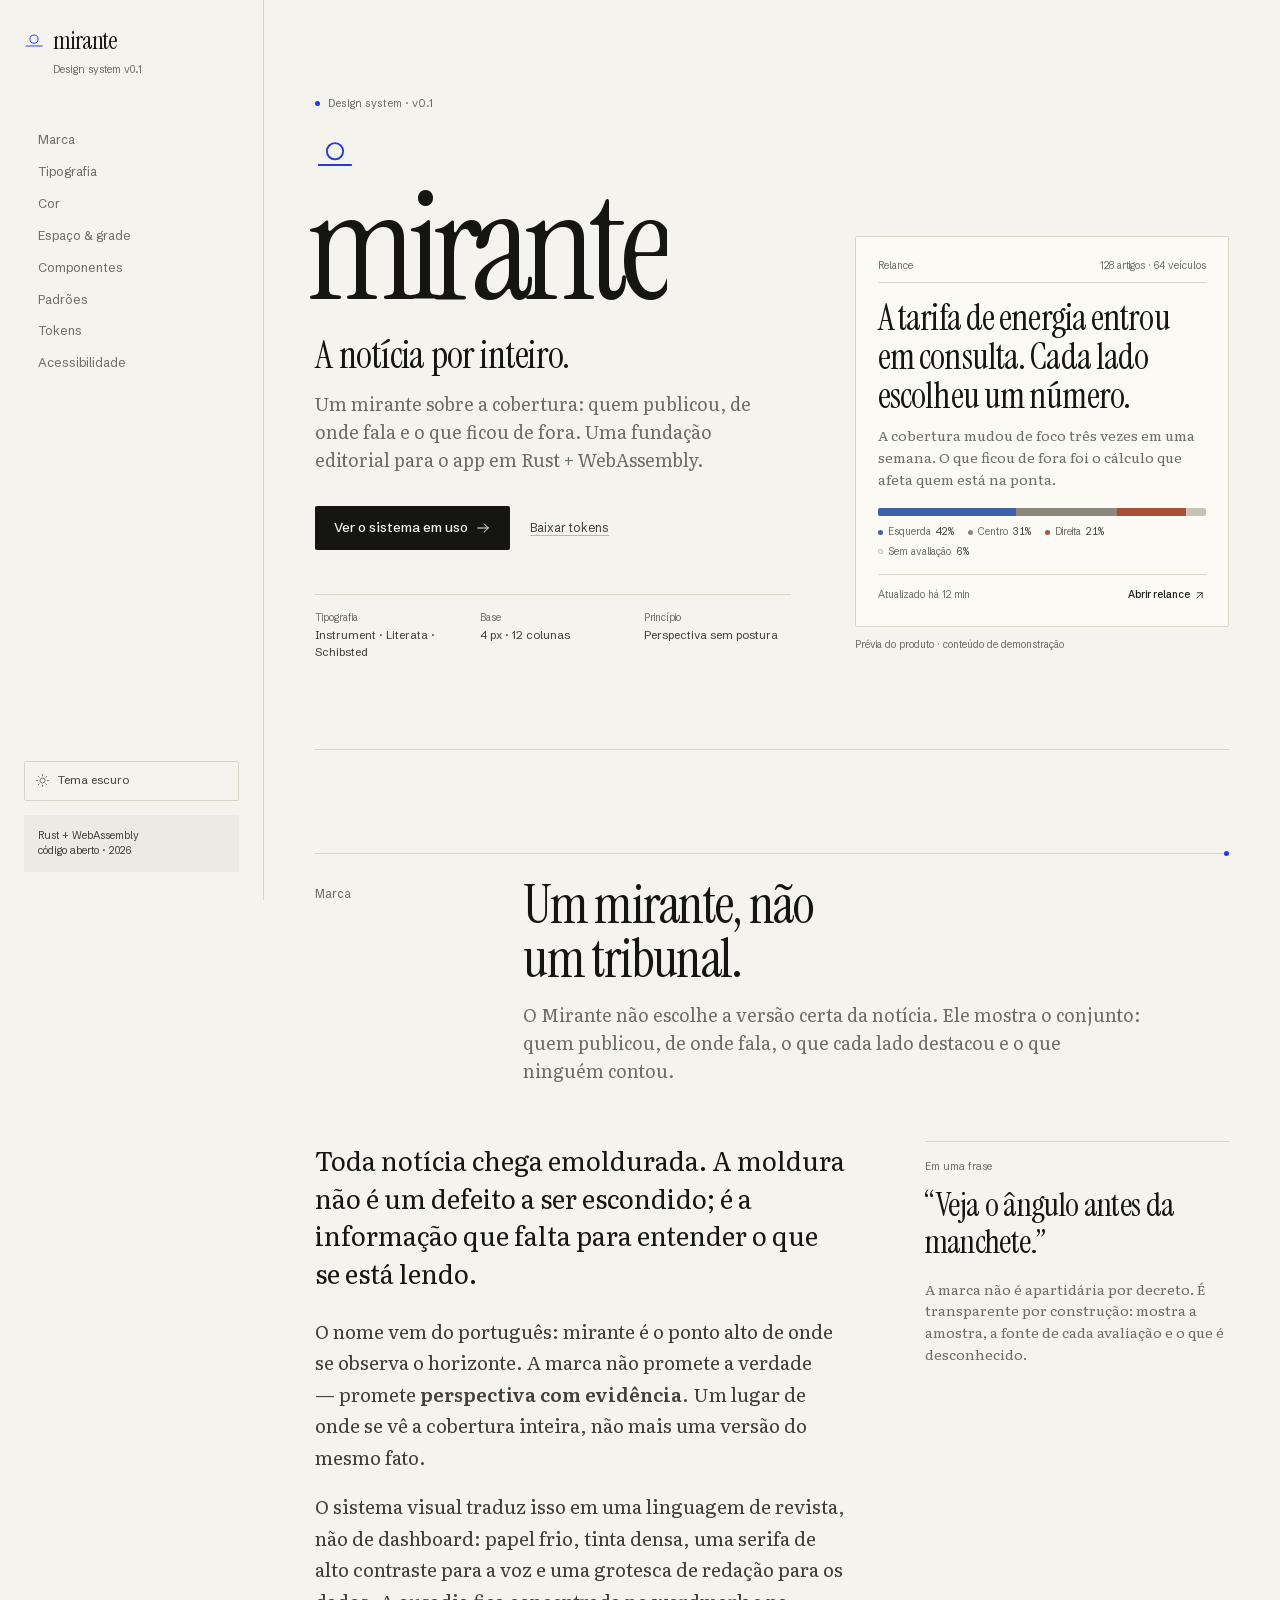
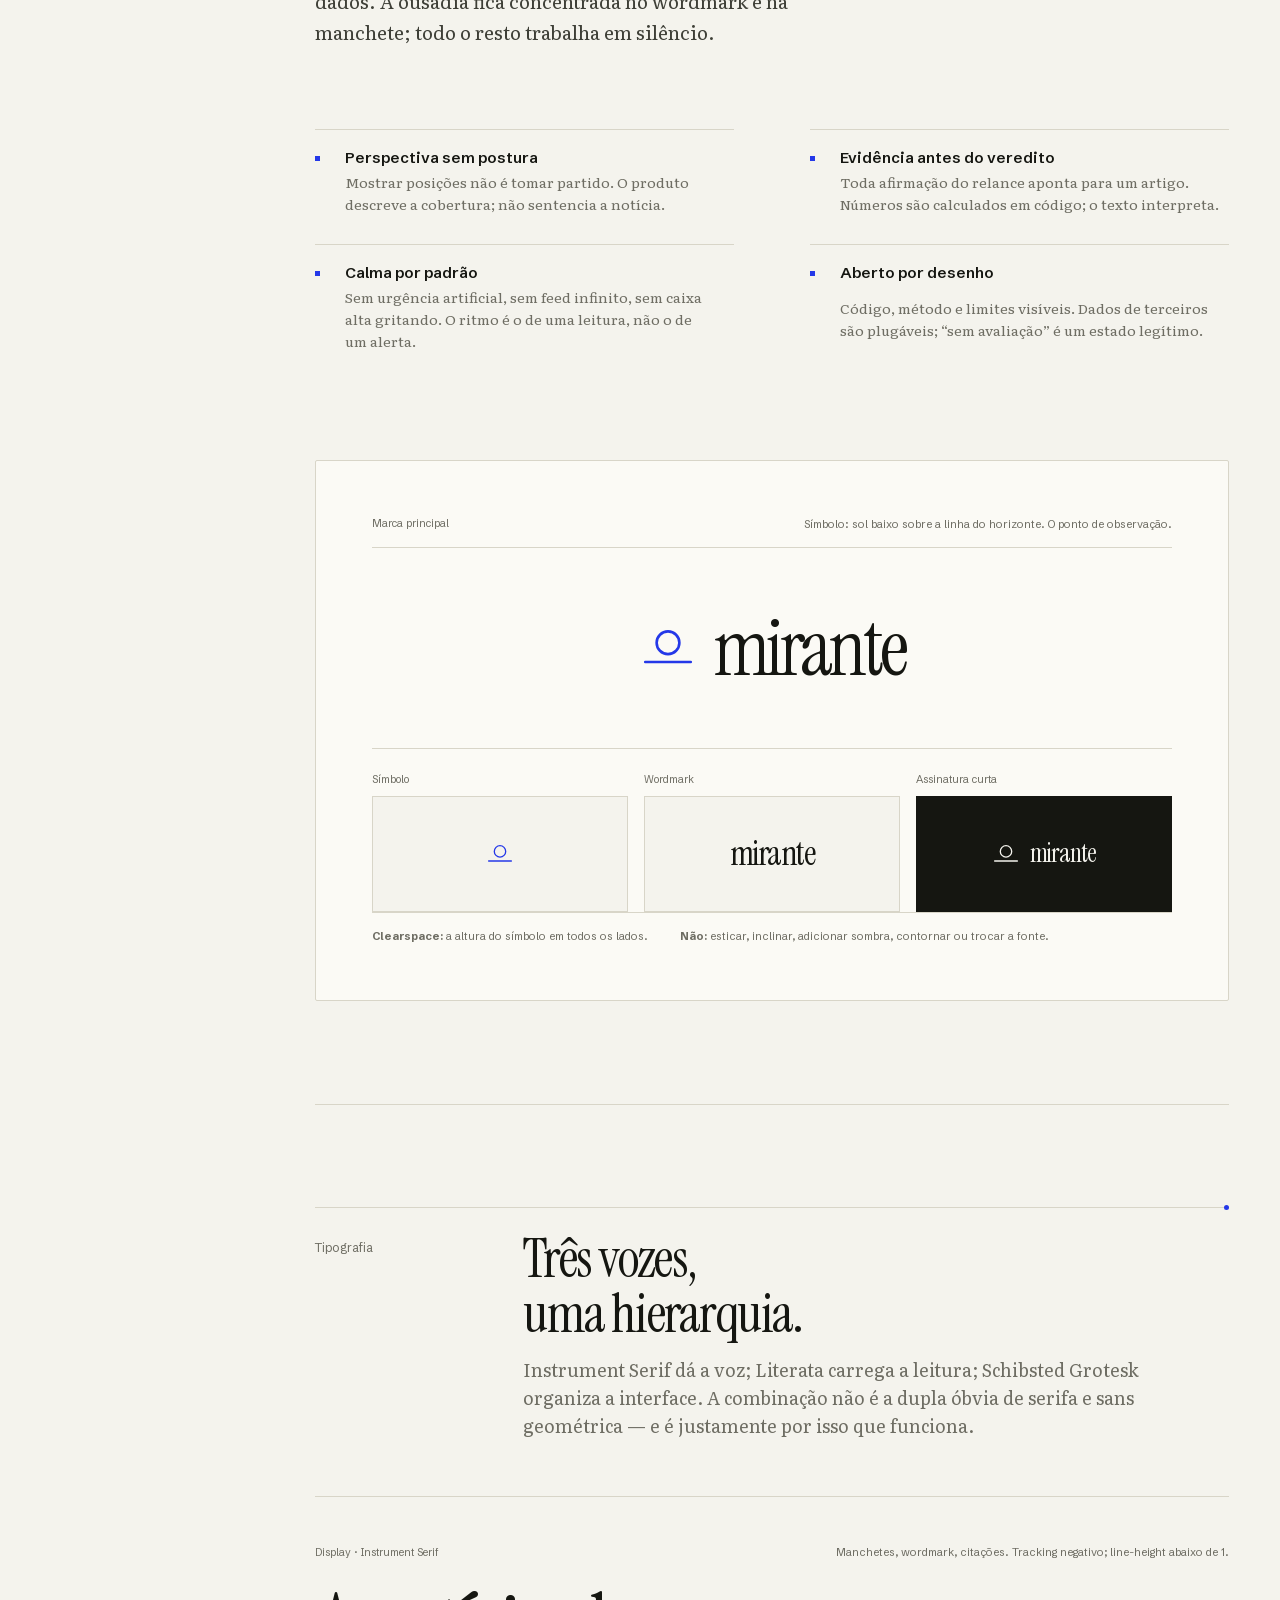
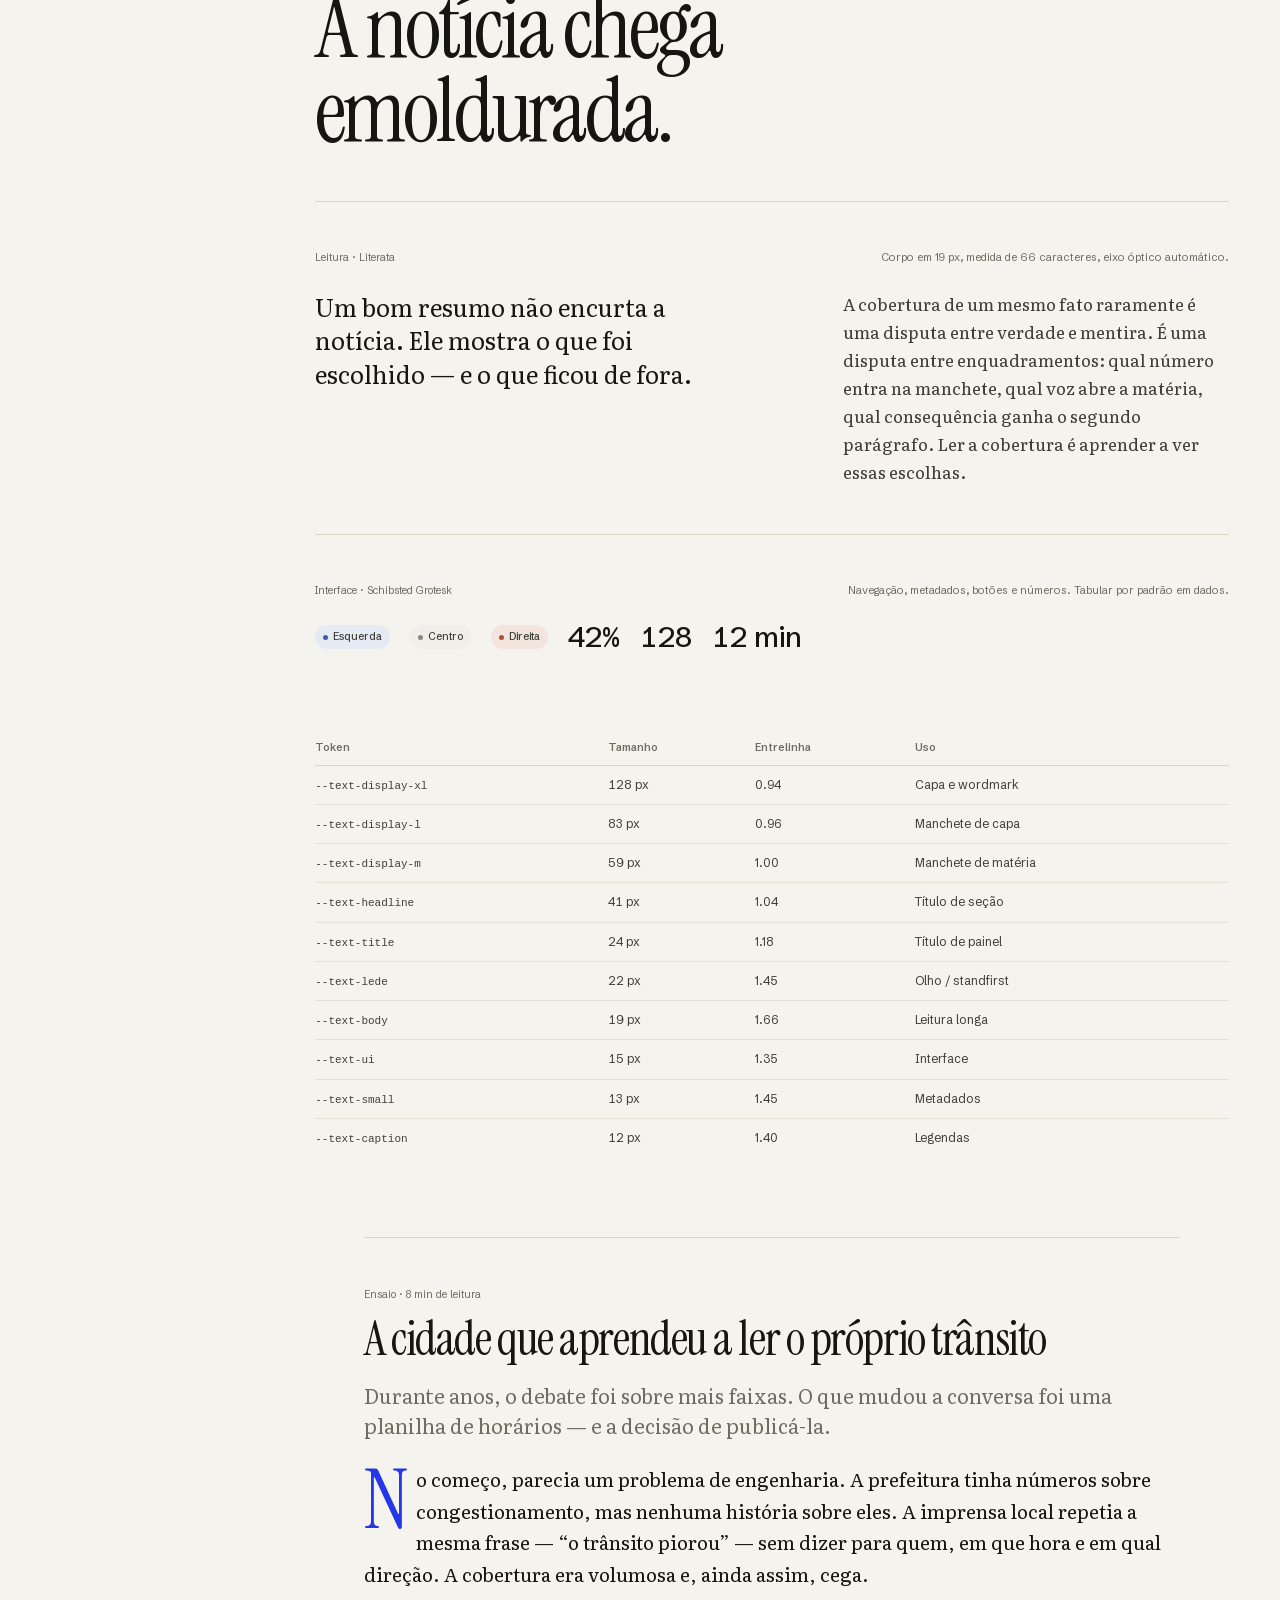
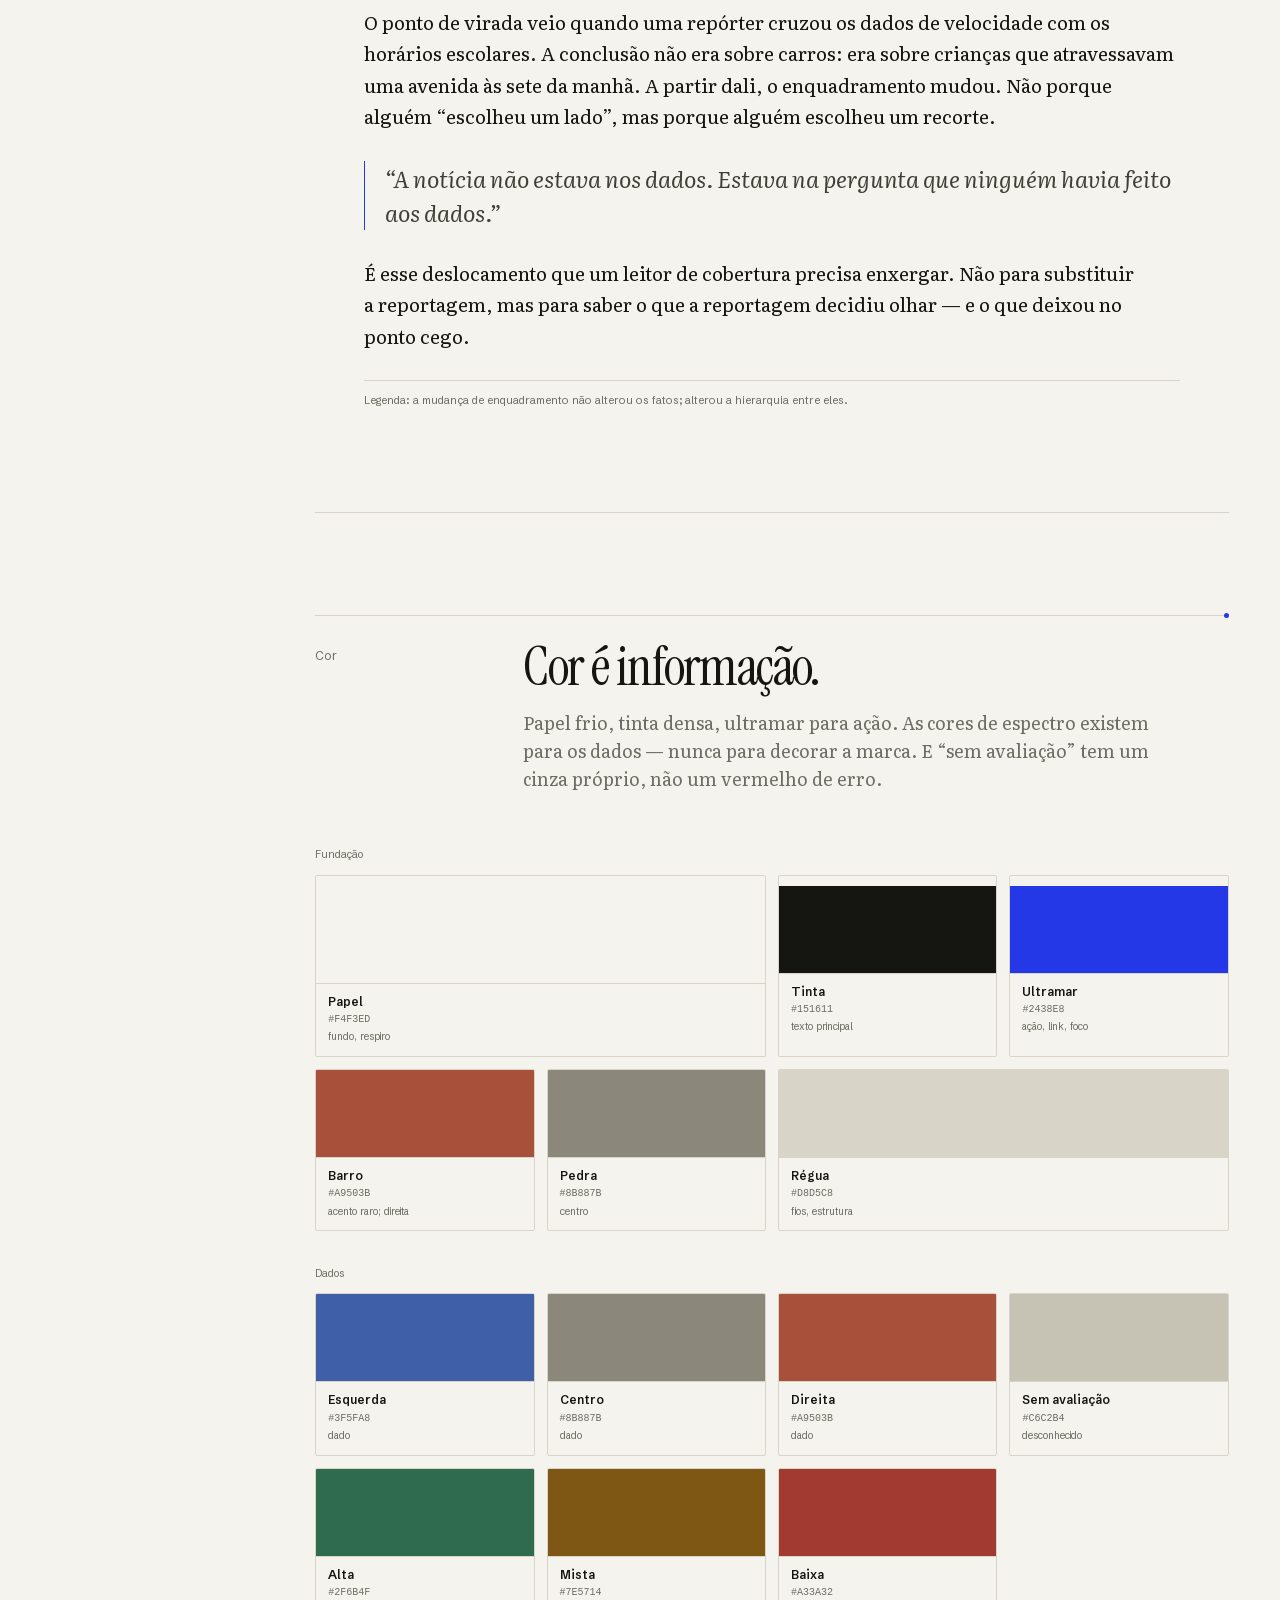
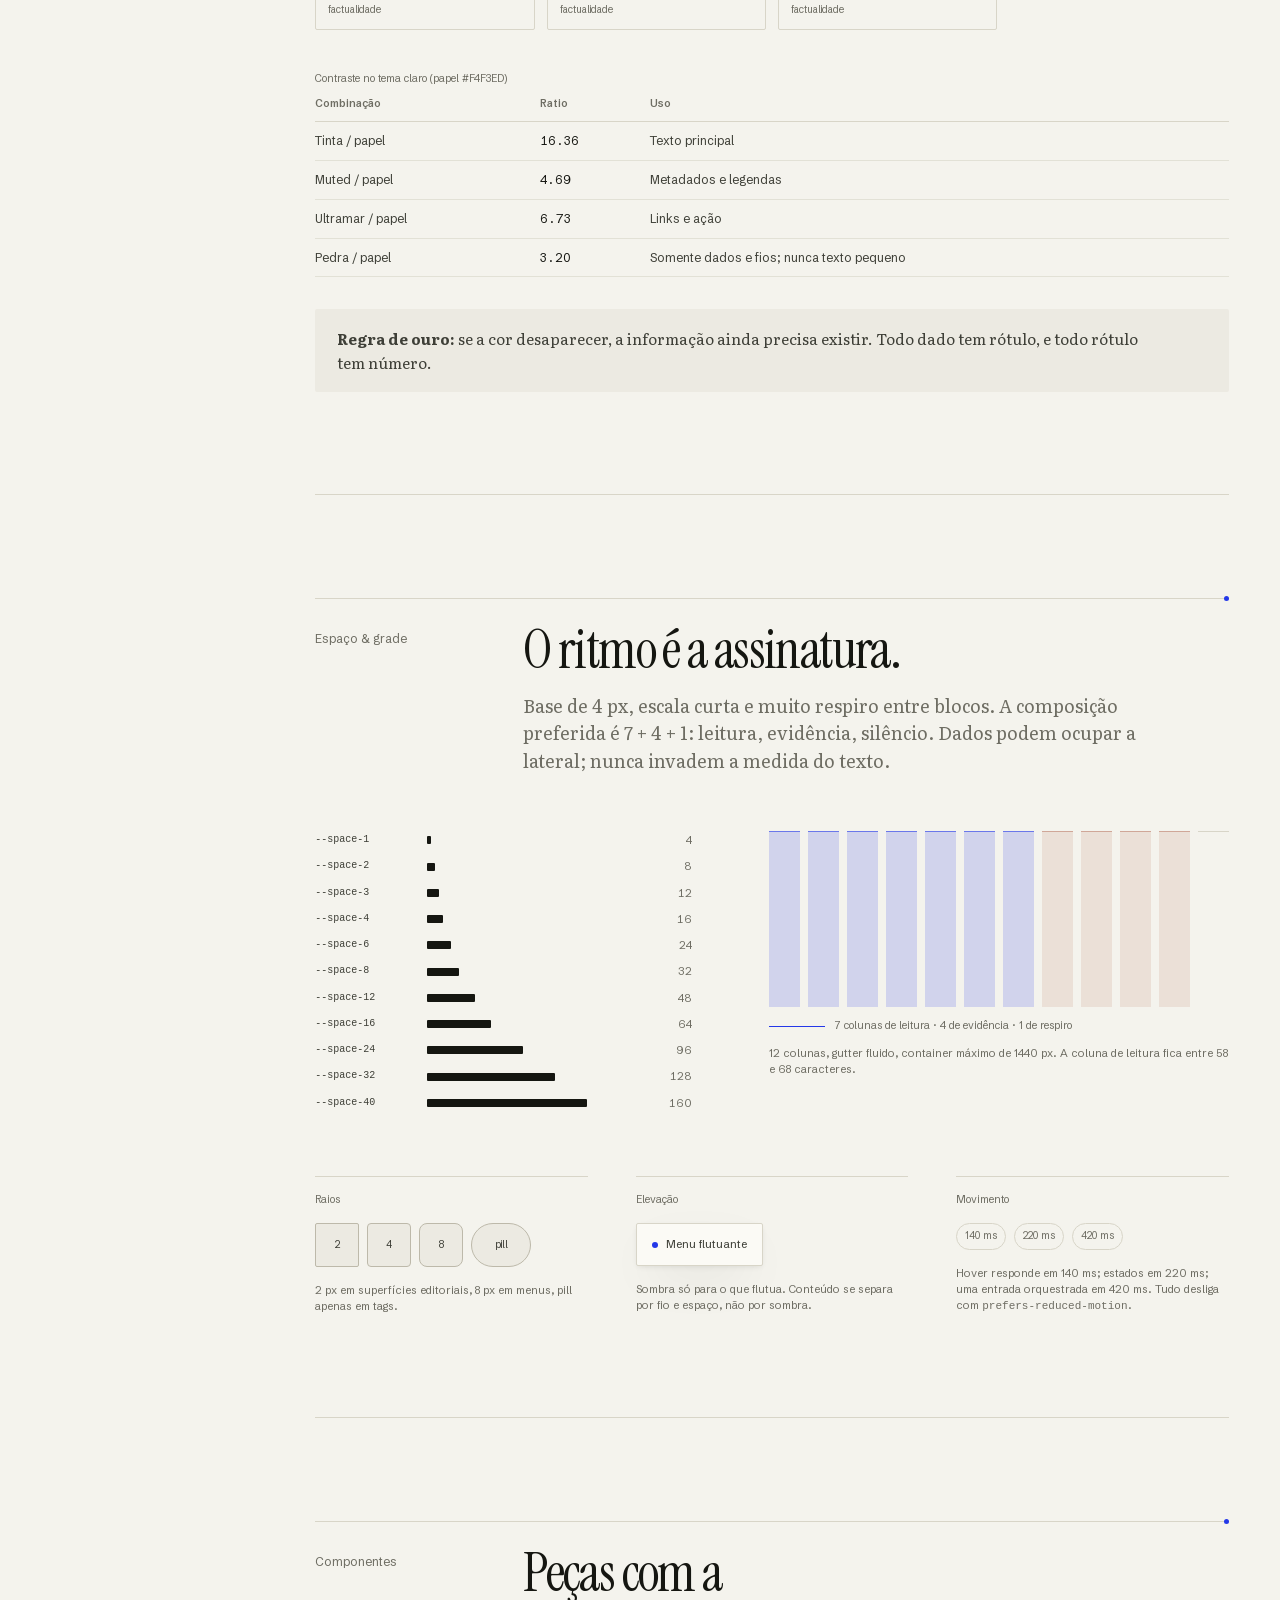
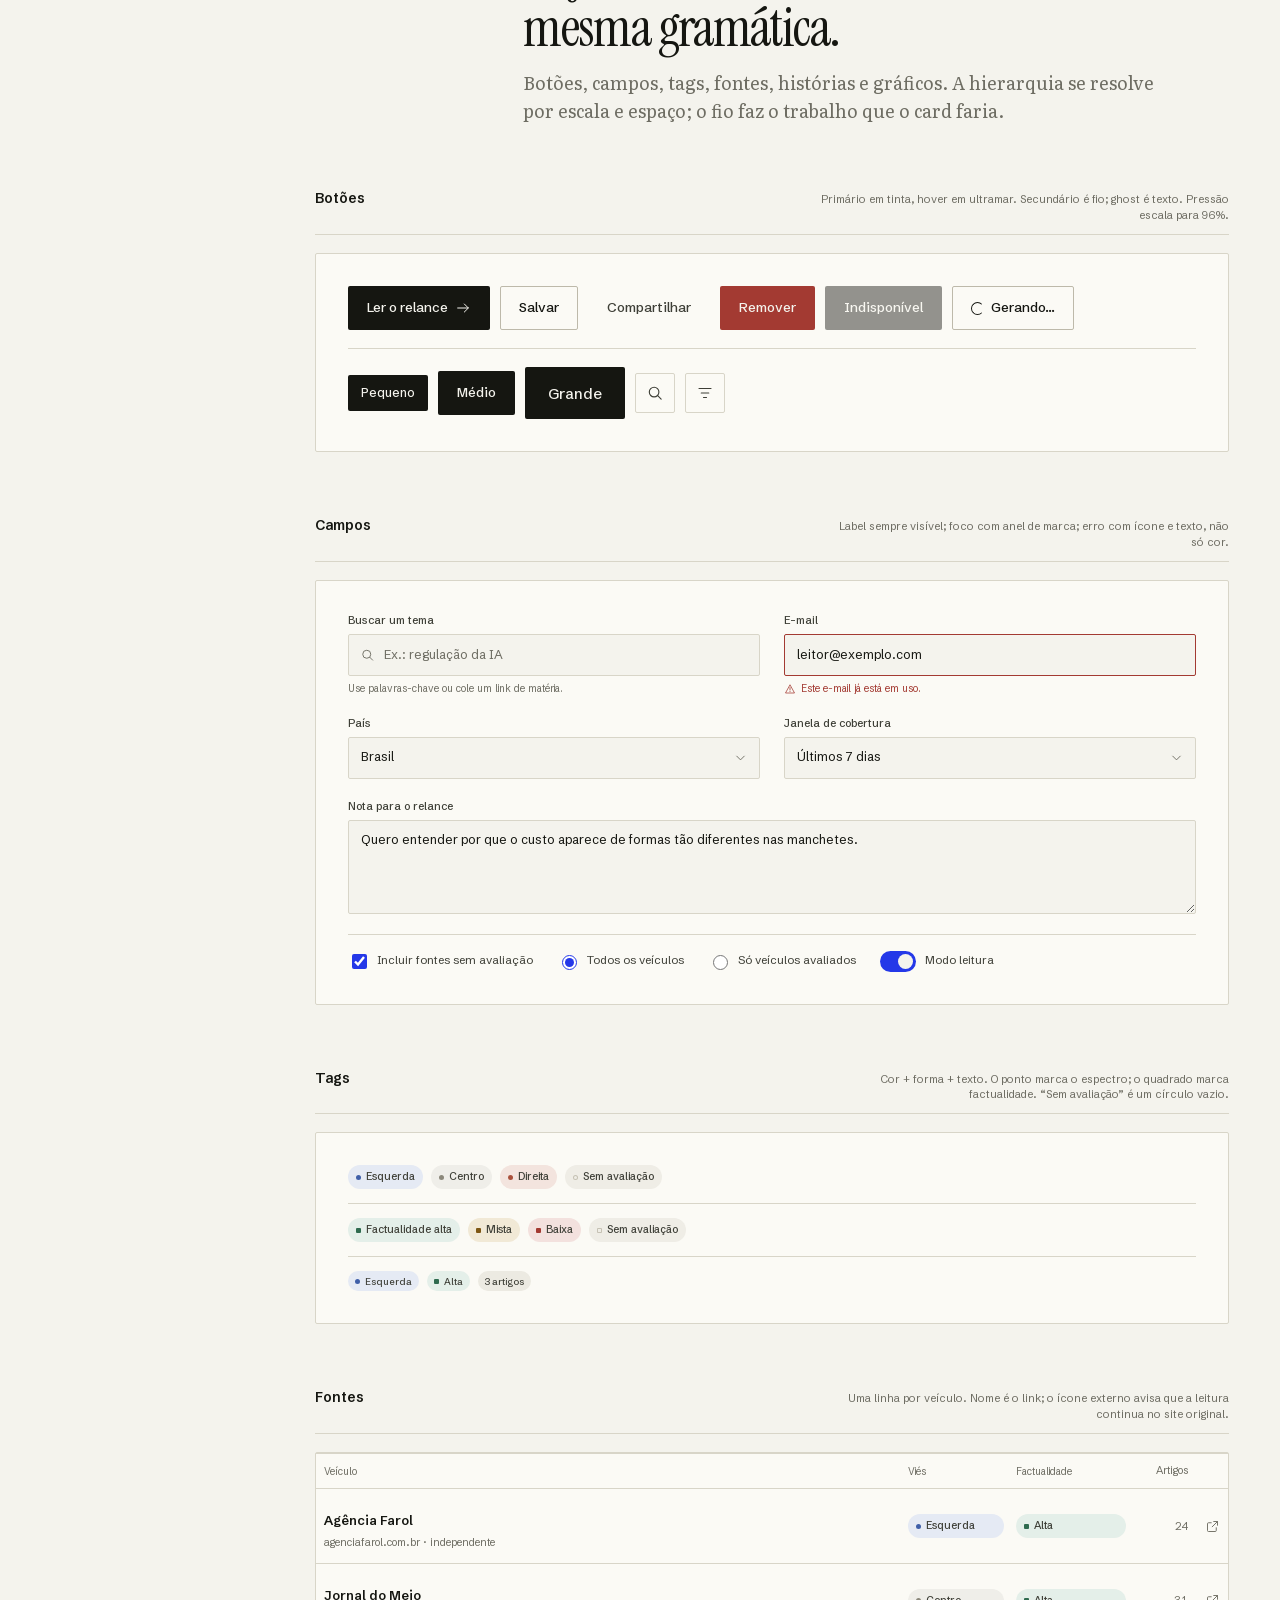
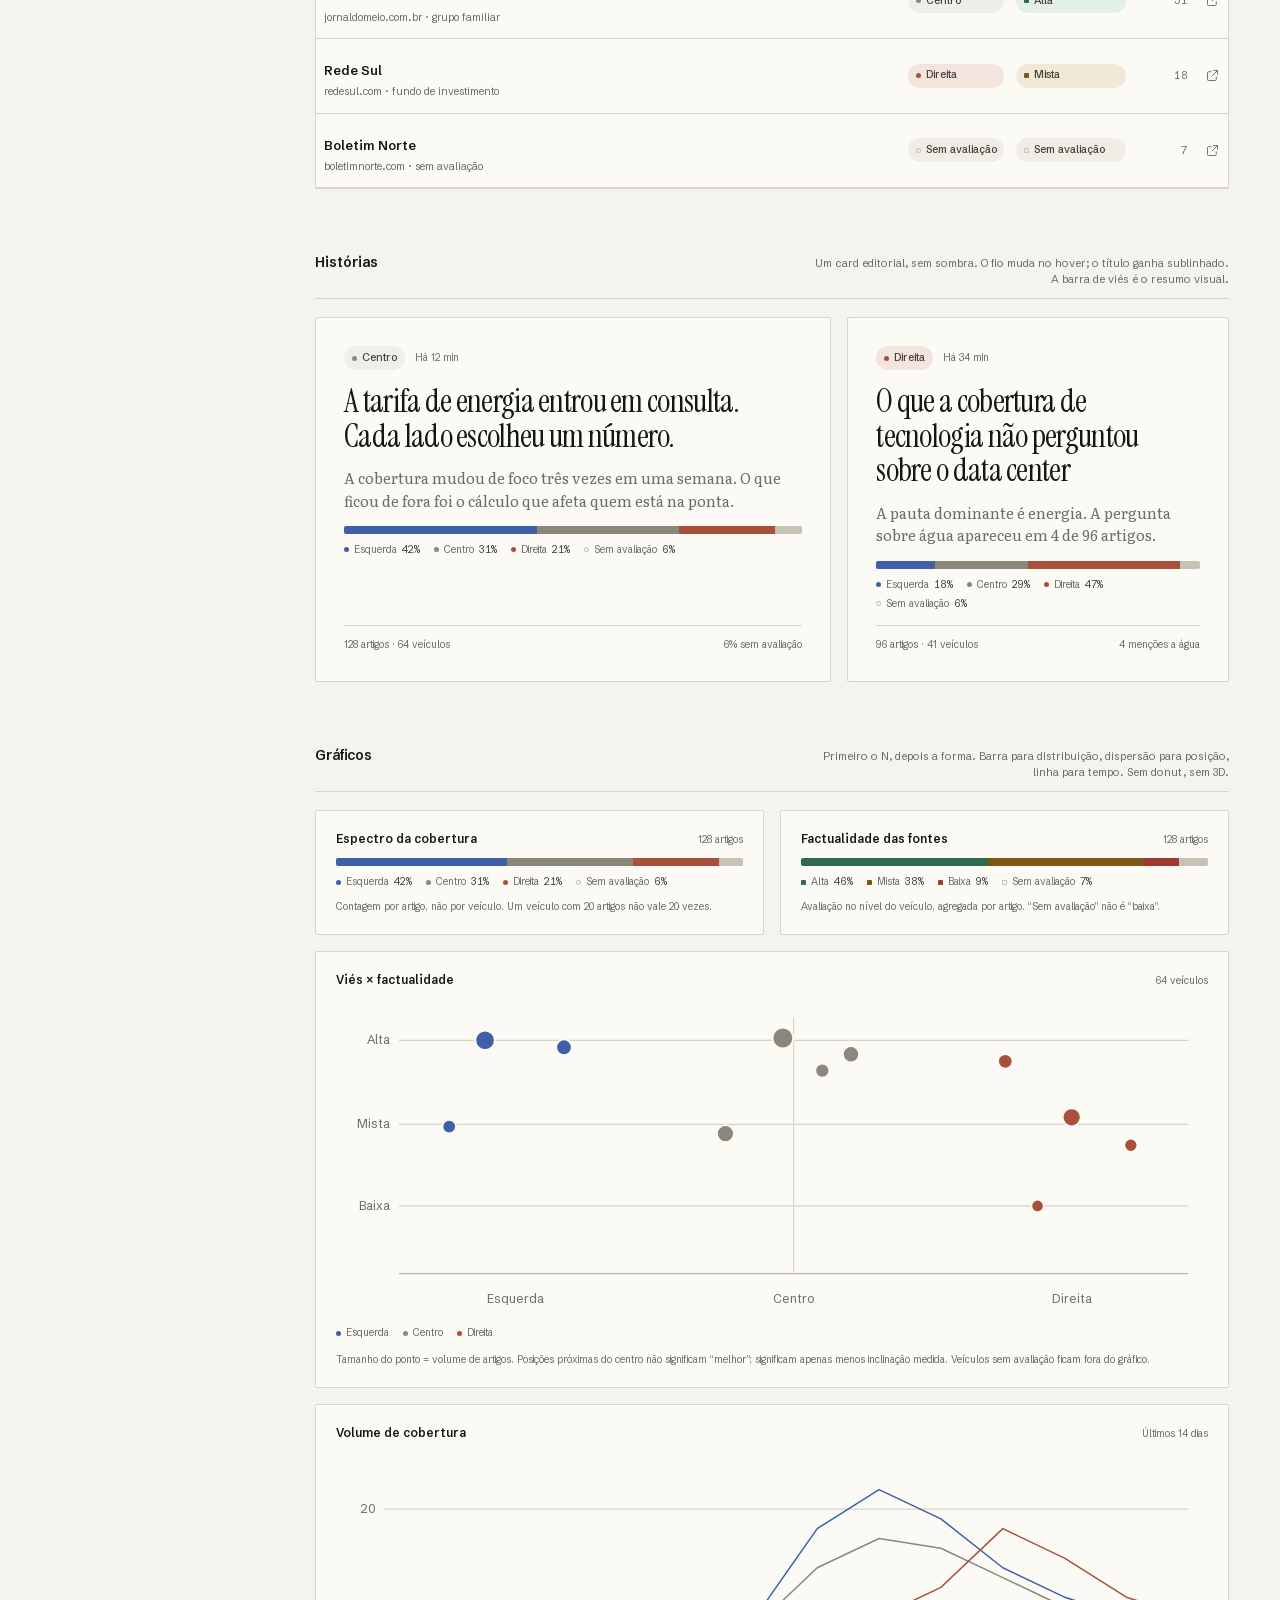
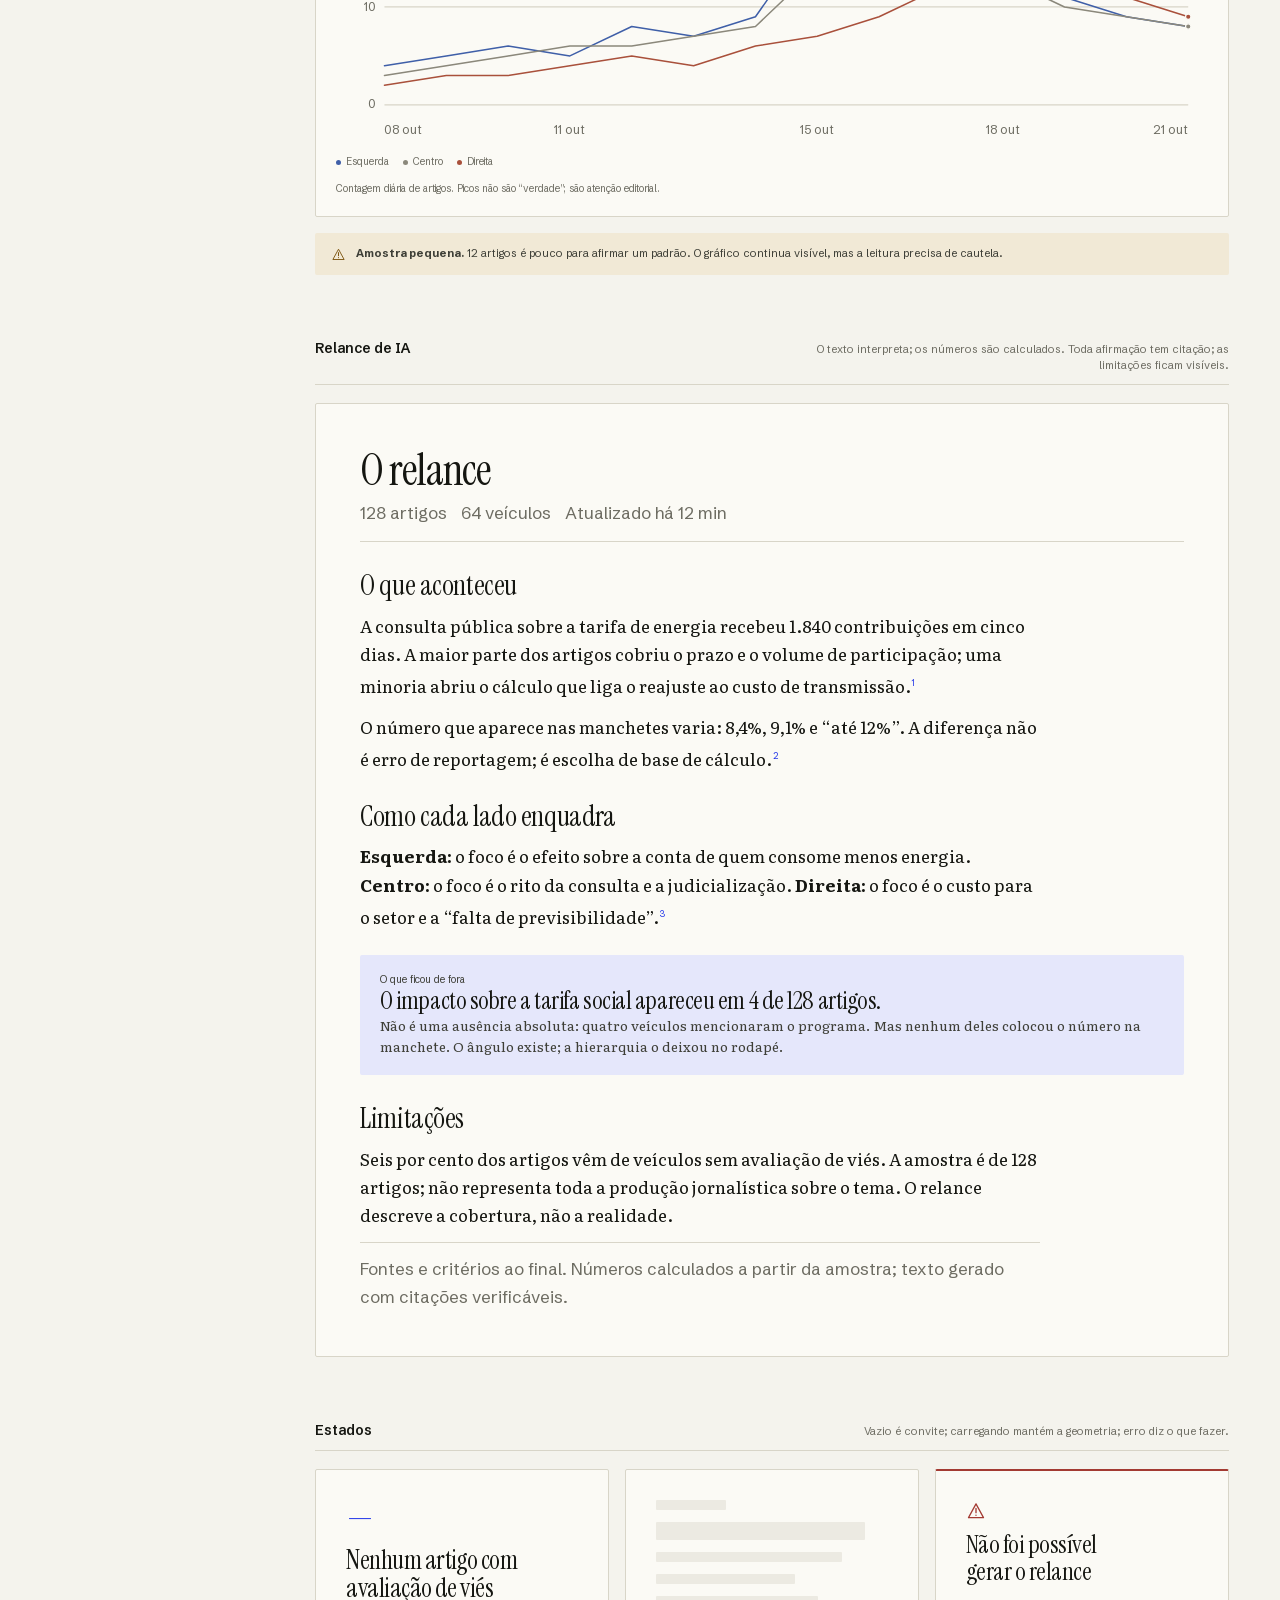
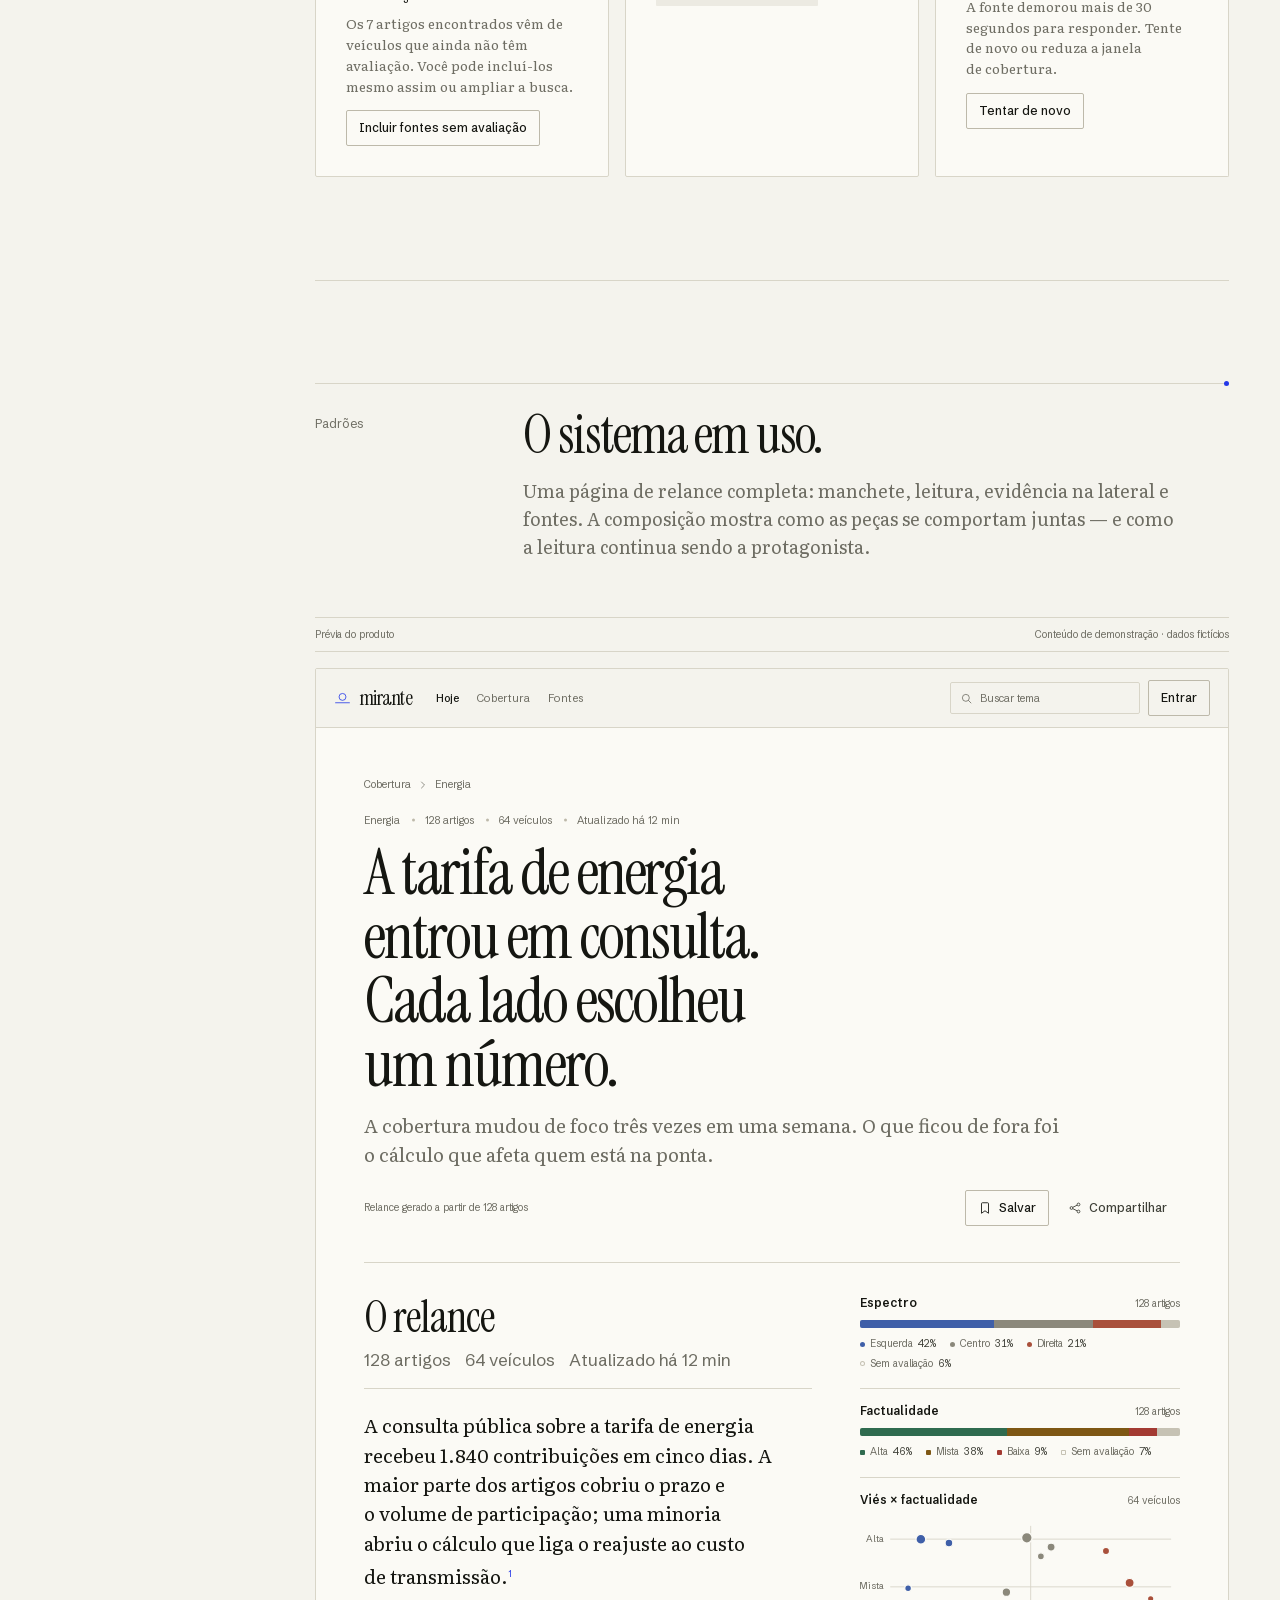
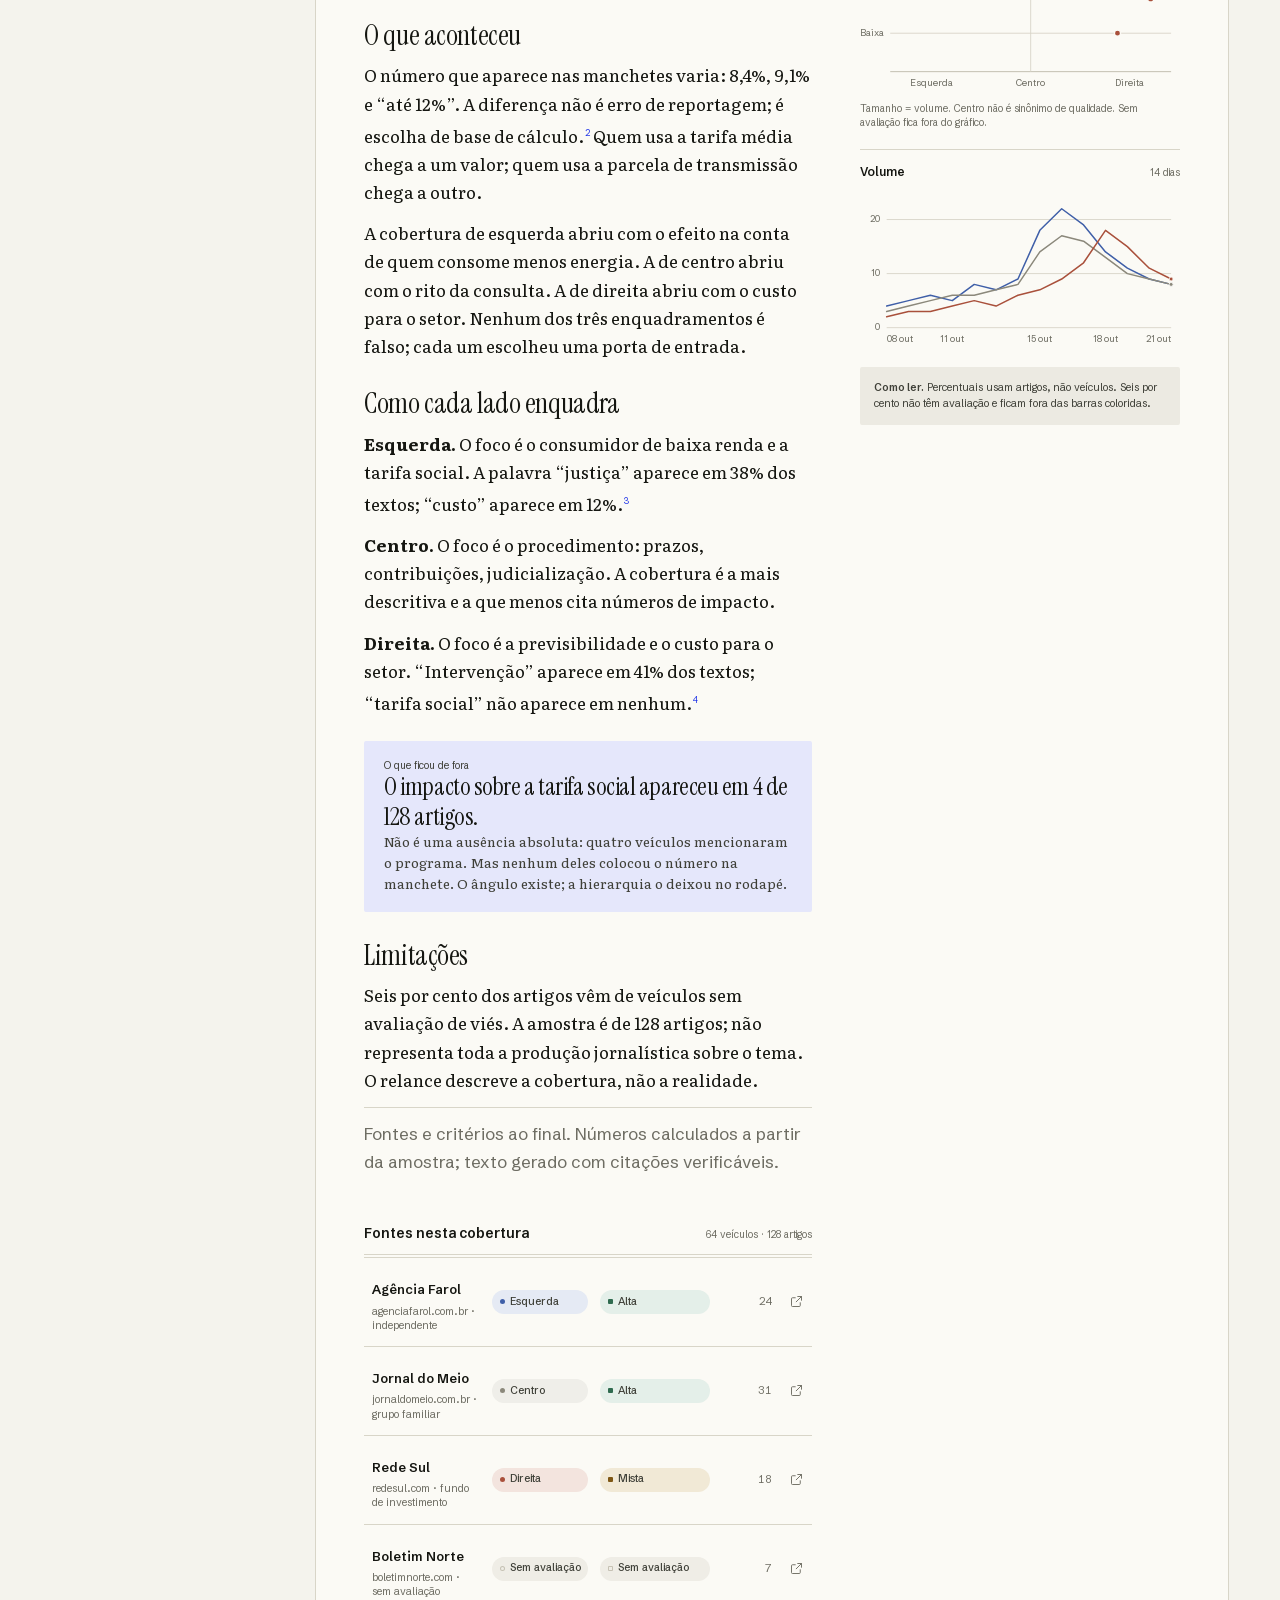
<file: design-system/index.html>
<!doctype html>
<html lang="pt-BR" data-theme="light">
<head>
<meta charset="utf-8">
<meta name="viewport" content="width=device-width, initial-scale=1">
<title>Mirante Design System</title>
<meta name="description" content="Mirante Design System — uma fundação editorial para um leitor de cobertura aberto. Tipografia, cor, espaço, componentes e padrões.">
<meta name="theme-color" content="#F4F3ED">
<link rel="icon" href="data:image/svg+xml,%3Csvg xmlns='http://www.w3.org/2000/svg' viewBox='0 0 32 32'%3E%3Crect width='32' height='32' fill='%23F4F3ED'/%3E%3Ccircle cx='16' cy='13' r='6.5' fill='none' stroke='%232438E8' stroke-width='2'/%3E%3Cpath d='M4 24h24' stroke='%232438E8' stroke-width='2'/%3E%3C/svg%3E">
<link rel="stylesheet" href="styles/tokens.css">
<link rel="stylesheet" href="styles/site.css">
<script>
  (function () {
    try {
      var saved = localStorage.getItem('mirante-theme');
      var theme = saved || (window.matchMedia('(prefers-color-scheme: dark)').matches ? 'dark' : 'light');
      document.documentElement.dataset.theme = theme;
    } catch (e) {}
  })();
</script>
</head>
<body>
<a class="skip-link" href="#conteudo">Pular para o conteúdo</a>

<svg class="svg-sprite" xmlns="http://www.w3.org/2000/svg" aria-hidden="true">
  <symbol id="i-logo" viewBox="0 0 32 32">
    <circle cx="16" cy="13" r="6.5" fill="none" stroke="currentColor" stroke-width="1.5"/>
    <path d="M3 24h26" fill="none" stroke="currentColor" stroke-width="1.5" stroke-linecap="round"/>
  </symbol>
  <symbol id="i-search" viewBox="0 0 24 24">
    <circle cx="10.8" cy="10.8" r="6.4" fill="none" stroke="currentColor" stroke-width="1.5"/>
    <path d="m15.6 15.6 4.6 4.6" fill="none" stroke="currentColor" stroke-width="1.5" stroke-linecap="round"/>
  </symbol>
  <symbol id="i-arrow-up-right" viewBox="0 0 24 24">
    <path d="M7 17 17 7M8 7h9v9" fill="none" stroke="currentColor" stroke-width="1.5" stroke-linecap="round" stroke-linejoin="round"/>
  </symbol>
  <symbol id="i-arrow-right" viewBox="0 0 24 24">
    <path d="M4 12h16M14 6l6 6-6 6" fill="none" stroke="currentColor" stroke-width="1.5" stroke-linecap="round" stroke-linejoin="round"/>
  </symbol>
  <symbol id="i-chevron-down" viewBox="0 0 24 24">
    <path d="m6 9 6 6 6-6" fill="none" stroke="currentColor" stroke-width="1.5" stroke-linecap="round" stroke-linejoin="round"/>
  </symbol>
  <symbol id="i-chevron-right" viewBox="0 0 24 24">
    <path d="m9 6 6 6-6 6" fill="none" stroke="currentColor" stroke-width="1.5" stroke-linecap="round" stroke-linejoin="round"/>
  </symbol>
  <symbol id="i-menu" viewBox="0 0 24 24">
    <path d="M4 7h16M4 12h16M4 17h16" fill="none" stroke="currentColor" stroke-width="1.5" stroke-linecap="round"/>
  </symbol>
  <symbol id="i-close" viewBox="0 0 24 24">
    <path d="m6 6 12 12M18 6 6 18" fill="none" stroke="currentColor" stroke-width="1.5" stroke-linecap="round"/>
  </symbol>
  <symbol id="i-sun" viewBox="0 0 24 24">
    <circle cx="12" cy="12" r="4" fill="none" stroke="currentColor" stroke-width="1.5"/>
    <path d="M12 2.5v2M12 19.5v2M2.5 12h2M19.5 12h2M5.3 5.3l1.4 1.4M17.3 17.3l1.4 1.4M18.7 5.3l-1.4 1.4M6.7 17.3l-1.4 1.4" fill="none" stroke="currentColor" stroke-width="1.5" stroke-linecap="round"/>
  </symbol>
  <symbol id="i-moon" viewBox="0 0 24 24">
    <path d="M20 14.2A8.2 8.2 0 0 1 9.8 4a8.2 8.2 0 1 0 10.2 10.2Z" fill="none" stroke="currentColor" stroke-width="1.5" stroke-linejoin="round"/>
  </symbol>
  <symbol id="i-copy" viewBox="0 0 24 24">
    <rect x="9" y="9" width="11" height="11" rx="1.5" fill="none" stroke="currentColor" stroke-width="1.5"/>
    <path d="M15 9V5.5A1.5 1.5 0 0 0 13.5 4h-8A1.5 1.5 0 0 0 4 5.5v8A1.5 1.5 0 0 0 5.5 15H9" fill="none" stroke="currentColor" stroke-width="1.5"/>
  </symbol>
  <symbol id="i-check" viewBox="0 0 24 24">
    <path d="m5 12 4.2 4.2L19 6.5" fill="none" stroke="currentColor" stroke-width="1.8" stroke-linecap="round" stroke-linejoin="round"/>
  </symbol>
  <symbol id="i-external" viewBox="0 0 24 24">
    <path d="M14 4h6v6M20 4l-8.5 8.5" fill="none" stroke="currentColor" stroke-width="1.5" stroke-linecap="round" stroke-linejoin="round"/>
    <path d="M18 14v4.5A1.5 1.5 0 0 1 16.5 20h-11A1.5 1.5 0 0 1 4 18.5v-11A1.5 1.5 0 0 1 5.5 6H10" fill="none" stroke="currentColor" stroke-width="1.5" stroke-linecap="round"/>
  </symbol>
  <symbol id="i-bookmark" viewBox="0 0 24 24">
    <path d="M6 4.5A1.5 1.5 0 0 1 7.5 3h9A1.5 1.5 0 0 1 18 4.5V21l-6-4.2L6 21V4.5Z" fill="none" stroke="currentColor" stroke-width="1.5" stroke-linejoin="round"/>
  </symbol>
  <symbol id="i-share" viewBox="0 0 24 24">
    <circle cx="6" cy="12" r="2.4" fill="none" stroke="currentColor" stroke-width="1.5"/>
    <circle cx="18" cy="6" r="2.4" fill="none" stroke="currentColor" stroke-width="1.5"/>
    <circle cx="18" cy="18" r="2.4" fill="none" stroke="currentColor" stroke-width="1.5"/>
    <path d="m8.2 10.9 7.6-3.8M8.2 13.1l7.6 3.8" fill="none" stroke="currentColor" stroke-width="1.5"/>
  </symbol>
  <symbol id="i-info" viewBox="0 0 24 24">
    <circle cx="12" cy="12" r="8.5" fill="none" stroke="currentColor" stroke-width="1.5"/>
    <path d="M12 11v5.5M12 7.8v.2" fill="none" stroke="currentColor" stroke-width="1.7" stroke-linecap="round"/>
  </symbol>
  <symbol id="i-alert" viewBox="0 0 24 24">
    <path d="M12 3.5 21 20H3L12 3.5Z" fill="none" stroke="currentColor" stroke-width="1.5" stroke-linejoin="round"/>
    <path d="M12 9v5M12 17v.2" fill="none" stroke="currentColor" stroke-width="1.6" stroke-linecap="round"/>
  </symbol>
  <symbol id="i-filter" viewBox="0 0 24 24">
    <path d="M4 6h16M7 12h10M10 18h4" fill="none" stroke="currentColor" stroke-width="1.5" stroke-linecap="round"/>
  </symbol>
</svg>

<div class="shell">
  <aside class="rail" id="rail" aria-label="Navegação do design system">
    <div class="rail-top">
      <a class="brand-lockup" href="#top" aria-label="Mirante Design System — início">
        <svg class="brand-mark" aria-hidden="true"><use href="#i-logo"/></svg>
        <span class="brand-word">mirante</span>
      </a>
      <p class="rail-kicker">Design system <span>v0.1</span></p>
    </div>

    <nav class="rail-nav" aria-label="Seções">
      <a href="#marca" data-nav>Marca</a>
      <a href="#tipografia" data-nav>Tipografia</a>
      <a href="#cor" data-nav>Cor</a>
      <a href="#espaco" data-nav>Espaço &amp; grade</a>
      <a href="#componentes" data-nav>Componentes</a>
      <a href="#padroes" data-nav>Padrões</a>
      <a href="#tokens" data-nav>Tokens</a>
      <a href="#acessibilidade" data-nav>Acessibilidade</a>
    </nav>

    <div class="rail-foot">
      <button class="theme-toggle" type="button" data-theme-toggle aria-pressed="false">
        <svg class="icon icon-sun" aria-hidden="true"><use href="#i-sun"/></svg>
        <svg class="icon icon-moon" aria-hidden="true"><use href="#i-moon"/></svg>
        <span data-theme-label>Tema escuro</span>
      </button>
      <p class="rail-note">Rust + WebAssembly<br>código aberto · 2026</p>
    </div>

    <button class="rail-close" type="button" data-menu-toggle aria-label="Fechar menu">
      <svg class="icon" aria-hidden="true"><use href="#i-close"/></svg>
    </button>
  </aside>

  <div class="scrim" data-scrim hidden></div>

  <div class="main">
    <header class="mobile-bar">
      <a class="brand-lockup" href="#top" aria-label="Mirante Design System — início">
        <svg class="brand-mark" aria-hidden="true"><use href="#i-logo"/></svg>
        <span class="brand-word">mirante</span>
      </a>
      <div class="mobile-bar-actions">
        <button class="icon-btn" type="button" data-theme-toggle aria-label="Alternar tema">
          <svg class="icon icon-sun" aria-hidden="true"><use href="#i-sun"/></svg>
          <svg class="icon icon-moon" aria-hidden="true"><use href="#i-moon"/></svg>
        </button>
        <button class="icon-btn" type="button" data-menu-toggle aria-expanded="false" aria-controls="rail" aria-label="Abrir menu">
          <svg class="icon" aria-hidden="true"><use href="#i-menu"/></svg>
        </button>
      </div>
    </header>

    <main id="conteudo">
      <section class="hero" id="top">
        <div class="hero-copy">
          <p class="hero-kicker"><span class="status-dot" aria-hidden="true"></span> Design system · v0.1</p>
          <div class="hero-lockup">
            <svg class="hero-mark" aria-hidden="true"><use href="#i-logo"/></svg>
            <h1 class="wordmark">mirante</h1>
          </div>
          <p class="hero-tagline">A notícia por inteiro.</p>
          <p class="hero-lede">Um mirante sobre a cobertura: quem publicou, de onde fala e o que ficou de fora. Uma fundação editorial para o app em Rust + WebAssembly.</p>
          <div class="hero-actions">
            <a class="btn btn-primary" href="#padroes">Ver o sistema em uso
              <svg class="icon" aria-hidden="true"><use href="#i-arrow-right"/></svg>
            </a>
            <a class="link-quiet" href="#tokens">Baixar tokens</a>
          </div>
          <dl class="hero-facts">
            <div><dt>Tipografia</dt><dd>Instrument · Literata · Schibsted</dd></div>
            <div><dt>Base</dt><dd>4 px · 12 colunas</dd></div>
            <div><dt>Princípio</dt><dd>Perspectiva sem postura</dd></div>
          </dl>
        </div>

        <div class="hero-visual">
          <div class="hero-frame">
            <div class="hero-frame-head">
              <span>Relance</span>
              <span>128 artigos · 64 veículos</span>
            </div>
            <h2>A tarifa de energia entrou em consulta. Cada lado escolheu um número.</h2>
            <p class="hero-frame-lede">A cobertura mudou de foco três vezes em uma semana. O que ficou de fora foi o cálculo que afeta quem está na ponta.</p>
            <div class="bias-chart" data-bias-chart data-values="42,31,21,6" data-total="128">
              <div class="bias-bar" data-bias-bar role="img" aria-label="Distribuição de 128 artigos por viés: 42% esquerda, 31% centro, 21% direita, 6% sem avaliação."></div>
              <ul class="bias-legend" data-bias-legend></ul>
            </div>
            <div class="hero-frame-foot">
              <span>Atualizado há 12 min</span>
              <a href="#padroes">Abrir relance <svg class="icon" aria-hidden="true"><use href="#i-arrow-up-right"/></svg></a>
            </div>
          </div>
          <p class="hero-caption">Prévia do produto · conteúdo de demonstração</p>
        </div>
      </section>

      <section class="section" id="marca" aria-labelledby="marca-title">
        <header class="section-head">
          <div class="horizon" aria-hidden="true"></div>
          <div class="section-head-grid">
            <p class="section-label">Marca</p>
            <div class="section-head-copy">
              <h2 id="marca-title">Um mirante, não um tribunal.</h2>
              <p class="section-lede">O Mirante não escolhe a versão certa da notícia. Ele mostra o conjunto: quem publicou, de onde fala, o que cada lado destacou e o que ninguém contou.</p>
            </div>
          </div>
        </header>

        <div class="editorial-grid">
          <div class="editorial-body">
            <p class="lede">Toda notícia chega emoldurada. A moldura não é um defeito a ser escondido; é a informação que falta para entender o que se está lendo.</p>
            <p>O nome vem do português: mirante é o ponto alto de onde se observa o horizonte. A marca não promete a verdade — promete <strong>perspectiva com evidência</strong>. Um lugar de onde se vê a cobertura inteira, não mais uma versão do mesmo fato.</p>
            <p>O sistema visual traduz isso em uma linguagem de revista, não de dashboard: papel frio, tinta densa, uma serifa de alto contraste para a voz e uma grotesca de redação para os dados. A ousadia fica concentrada no wordmark e na manchete; todo o resto trabalha em silêncio.</p>
          </div>
          <aside class="margin-note">
            <p class="margin-note-label">Em uma frase</p>
            <blockquote>“Veja o ângulo antes da manchete.”</blockquote>
            <p class="margin-note-body">A marca não é apartidária por decreto. É transparente por construção: mostra a amostra, a fonte de cada avaliação e o que é desconhecido.</p>
          </aside>
        </div>

        <div class="principles">
          <article class="principle">
            <h3>Perspectiva sem postura</h3>
            <p>Mostrar posições não é tomar partido. O produto descreve a cobertura; não sentencia a notícia.</p>
          </article>
          <article class="principle">
            <h3>Evidência antes do veredito</h3>
            <p>Toda afirmação do relance aponta para um artigo. Números são calculados em código; o texto interpreta.</p>
          </article>
          <article class="principle">
            <h3>Calma por padrão</h3>
            <p>Sem urgência artificial, sem feed infinito, sem caixa alta gritando. O ritmo é o de uma leitura, não o de um alerta.</p>
          </article>
          <article class="principle">
            <h3>Aberto por desenho</h3>
            <p>Código, método e limites visíveis. Dados de terceiros são plugáveis; “sem avaliação” é um estado legítimo.</p>
          </article>
        </div>

        <div class="logo-stage">
          <div class="logo-stage-head">
            <p class="micro-label">Marca principal</p>
            <p class="micro-note">Símbolo: sol baixo sobre a linha do horizonte. O ponto de observação.</p>
          </div>
          <div class="logo-primary">
            <svg class="logo-primary-mark" aria-hidden="true"><use href="#i-logo"/></svg>
            <span class="logo-primary-word">mirante</span>
          </div>
          <div class="logo-variants">
            <div class="logo-variant">
              <p class="micro-label">Símbolo</p>
              <div class="logo-tile"><svg class="logo-tile-mark" aria-hidden="true"><use href="#i-logo"/></svg></div>
            </div>
            <div class="logo-variant">
              <p class="micro-label">Wordmark</p>
              <div class="logo-tile logo-tile-word"><span>mirante</span></div>
            </div>
            <div class="logo-variant">
              <p class="micro-label">Assinatura curta</p>
              <div class="logo-tile logo-tile-dark"><svg class="logo-tile-mark" aria-hidden="true"><use href="#i-logo"/></svg><span>mirante</span></div>
            </div>
          </div>
          <div class="logo-rules">
            <p><strong>Clearspace:</strong> a altura do símbolo em todos os lados.</p>
            <p><strong>Não:</strong> esticar, inclinar, adicionar sombra, contornar ou trocar a fonte.</p>
          </div>
        </div>
      </section>

      <section class="section" id="tipografia" aria-labelledby="tipo-title">
        <header class="section-head">
          <div class="horizon" aria-hidden="true"></div>
          <div class="section-head-grid">
            <p class="section-label">Tipografia</p>
            <div class="section-head-copy">
              <h2 id="tipo-title">Três vozes, uma hierarquia.</h2>
              <p class="section-lede">Instrument Serif dá a voz; Literata carrega a leitura; Schibsted Grotesk organiza a interface. A combinação não é a dupla óbvia de serifa e sans geométrica — e é justamente por isso que funciona.</p>
            </div>
          </div>
        </header>

        <div class="specimen">
          <div class="specimen-head">
            <p class="micro-label">Display · Instrument Serif</p>
            <p class="micro-note">Manchetes, wordmark, citações. Tracking negativo; line-height abaixo de 1.</p>
          </div>
          <p class="specimen-display">A notícia chega emoldurada.</p>
        </div>

        <div class="specimen">
          <div class="specimen-head">
            <p class="micro-label">Leitura · Literata</p>
            <p class="micro-note">Corpo em 19 px, medida de 66 caracteres, eixo óptico automático.</p>
          </div>
          <div class="specimen-reading">
            <p class="specimen-lede">Um bom resumo não encurta a notícia. Ele mostra o que foi escolhido — e o que ficou de fora.</p>
            <p class="specimen-body">A cobertura de um mesmo fato raramente é uma disputa entre verdade e mentira. É uma disputa entre enquadramentos: qual número entra na manchete, qual voz abre a matéria, qual consequência ganha o segundo parágrafo. Ler a cobertura é aprender a ver essas escolhas.</p>
          </div>
        </div>

        <div class="specimen">
          <div class="specimen-head">
            <p class="micro-label">Interface · Schibsted Grotesk</p>
            <p class="micro-note">Navegação, metadados, botões e números. Tabular por padrão em dados.</p>
          </div>
          <div class="specimen-ui">
            <span class="tag tag-left"><span class="tag-dot"></span>Esquerda</span>
            <span class="tag tag-center"><span class="tag-dot"></span>Centro</span>
            <span class="tag tag-right"><span class="tag-dot"></span>Direita</span>
            <span class="specimen-number">42%</span>
            <span class="specimen-number">128</span>
            <span class="specimen-number">12 min</span>
          </div>
        </div>

        <div class="type-table-wrap">
          <table class="type-table">
            <caption class="visually-hidden">Escala tipográfica do Mirante</caption>
            <thead>
              <tr><th scope="col">Token</th><th scope="col">Tamanho</th><th scope="col">Entrelinha</th><th scope="col">Uso</th></tr>
            </thead>
            <tbody>
              <tr><td><code>--text-display-xl</code></td><td><span data-type-size="display-xl">—</span></td><td>0.94</td><td>Capa e wordmark</td></tr>
              <tr><td><code>--text-display-l</code></td><td><span data-type-size="display-l">—</span></td><td>0.96</td><td>Manchete de capa</td></tr>
              <tr><td><code>--text-display-m</code></td><td><span data-type-size="display-m">—</span></td><td>1.00</td><td>Manchete de matéria</td></tr>
              <tr><td><code>--text-headline</code></td><td><span data-type-size="headline">—</span></td><td>1.04</td><td>Título de seção</td></tr>
              <tr><td><code>--text-title</code></td><td><span data-type-size="title">—</span></td><td>1.18</td><td>Título de painel</td></tr>
              <tr><td><code>--text-lede</code></td><td><span data-type-size="lede">—</span></td><td>1.45</td><td>Olho / standfirst</td></tr>
              <tr><td><code>--text-body</code></td><td><span data-type-size="body">—</span></td><td>1.66</td><td>Leitura longa</td></tr>
              <tr><td><code>--text-ui</code></td><td><span data-type-size="ui">—</span></td><td>1.35</td><td>Interface</td></tr>
              <tr><td><code>--text-small</code></td><td><span data-type-size="small">—</span></td><td>1.45</td><td>Metadados</td></tr>
              <tr><td><code>--text-caption</code></td><td><span data-type-size="caption">—</span></td><td>1.40</td><td>Legendas</td></tr>
            </tbody>
          </table>
        </div>

        <div class="reading-demo">
          <p class="reading-meta">Ensaio · 8 min de leitura</p>
          <h3>A cidade que aprendeu a ler o próprio trânsito</h3>
          <p class="reading-lede">Durante anos, o debate foi sobre mais faixas. O que mudou a conversa foi uma planilha de horários — e a decisão de publicá-la.</p>
          <p class="reading-body"><span class="dropcap">N</span>o começo, parecia um problema de engenharia. A prefeitura tinha números sobre congestionamento, mas nenhuma história sobre eles. A imprensa local repetia a mesma frase — “o trânsito piorou” — sem dizer para quem, em que hora e em qual direção. A cobertura era volumosa e, ainda assim, cega.</p>
          <p>O ponto de virada veio quando uma repórter cruzou os dados de velocidade com os horários escolares. A conclusão não era sobre carros: era sobre crianças que atravessavam uma avenida às sete da manhã. A partir dali, o enquadramento mudou. Não porque alguém “escolheu um lado”, mas porque alguém escolheu um recorte.</p>
          <blockquote>“A notícia não estava nos dados. Estava na pergunta que ninguém havia feito aos dados.”</blockquote>
          <p>É esse deslocamento que um leitor de cobertura precisa enxergar. Não para substituir a reportagem, mas para saber o que a reportagem decidiu olhar — e o que deixou no ponto cego.</p>
          <p class="reading-caption">Legenda: a mudança de enquadramento não alterou os fatos; alterou a hierarquia entre eles.</p>
        </div>
      </section>

      <section class="section" id="cor" aria-labelledby="cor-title">
        <header class="section-head">
          <div class="horizon" aria-hidden="true"></div>
          <div class="section-head-grid">
            <p class="section-label">Cor</p>
            <div class="section-head-copy">
              <h2 id="cor-title">Cor é informação.</h2>
              <p class="section-lede">Papel frio, tinta densa, ultramar para ação. As cores de espectro existem para os dados — nunca para decorar a marca. E “sem avaliação” tem um cinza próprio, não um vermelho de erro.</p>
            </div>
          </div>
        </header>

        <p class="micro-label">Fundação</p>
        <div class="swatch-grid swatch-grid-foundation">
          <button class="swatch swatch-wide" type="button" data-copy="#F4F3ED" aria-label="Copiar cor papel, F4F3ED">
            <span class="swatch-chip" style="--swatch:var(--paper)" data-token="--paper"></span>
            <span class="swatch-info"><strong>Papel</strong><code>#F4F3ED</code><span>fundo, respiro</span></span>
          </button>
          <button class="swatch" type="button" data-copy="#151611" aria-label="Copiar cor tinta, 151611">
            <span class="swatch-chip" style="--swatch:var(--ink)" data-token="--ink"></span>
            <span class="swatch-info"><strong>Tinta</strong><code>#151611</code><span>texto principal</span></span>
          </button>
          <button class="swatch" type="button" data-copy="#2438E8" aria-label="Copiar cor ultramar, 2438E8">
            <span class="swatch-chip" style="--swatch:var(--brand)" data-token="--brand"></span>
            <span class="swatch-info"><strong>Ultramar</strong><code>#2438E8</code><span>ação, link, foco</span></span>
          </button>
          <button class="swatch" type="button" data-copy="#A9503B" aria-label="Copiar cor barro, A9503B">
            <span class="swatch-chip" style="--swatch:var(--accent)" data-token="--accent"></span>
            <span class="swatch-info"><strong>Barro</strong><code>#A9503B</code><span>acento raro; direita</span></span>
          </button>
          <button class="swatch" type="button" data-copy="#8B887B" aria-label="Copiar cor pedra, 8B887B">
            <span class="swatch-chip" style="--swatch:var(--bias-center)" data-token="--bias-center"></span>
            <span class="swatch-info"><strong>Pedra</strong><code>#8B887B</code><span>centro</span></span>
          </button>
          <button class="swatch" type="button" data-copy="#D8D5C8" aria-label="Copiar cor régua, D8D5C8">
            <span class="swatch-chip" style="--swatch:var(--rule)" data-token="--rule"></span>
            <span class="swatch-info"><strong>Régua</strong><code>#D8D5C8</code><span>fios, estrutura</span></span>
          </button>
        </div>

        <p class="micro-label micro-label-spaced">Dados</p>
        <div class="swatch-grid swatch-grid-data">
          <button class="swatch" type="button" data-copy="#3F5FA8" aria-label="Copiar cor esquerda, 3F5FA8">
            <span class="swatch-chip" style="--swatch:var(--bias-left)" data-token="--bias-left"></span>
            <span class="swatch-info"><strong>Esquerda</strong><code>#3F5FA8</code><span>dado</span></span>
          </button>
          <button class="swatch" type="button" data-copy="#8B887B" aria-label="Copiar cor centro, 8B887B">
            <span class="swatch-chip" style="--swatch:var(--bias-center)" data-token="--bias-center"></span>
            <span class="swatch-info"><strong>Centro</strong><code>#8B887B</code><span>dado</span></span>
          </button>
          <button class="swatch" type="button" data-copy="#A9503B" aria-label="Copiar cor direita, A9503B">
            <span class="swatch-chip" style="--swatch:var(--accent)" data-token="--accent"></span>
            <span class="swatch-info"><strong>Direita</strong><code>#A9503B</code><span>dado</span></span>
          </button>
          <button class="swatch" type="button" data-copy="#C6C2B4" aria-label="Copiar cor sem avaliação, C6C2B4">
            <span class="swatch-chip" style="--swatch:var(--bias-unknown)" data-token="--bias-unknown"></span>
            <span class="swatch-info"><strong>Sem avaliação</strong><code>#C6C2B4</code><span>desconhecido</span></span>
          </button>
          <button class="swatch" type="button" data-copy="#2F6B4F" aria-label="Copiar cor factualidade alta, 2F6B4F">
            <span class="swatch-chip" style="--swatch:var(--fact-high)" data-token="--fact-high"></span>
            <span class="swatch-info"><strong>Alta</strong><code>#2F6B4F</code><span>factualidade</span></span>
          </button>
          <button class="swatch" type="button" data-copy="#7E5714" aria-label="Copiar cor factualidade mista, 7E5714">
            <span class="swatch-chip" style="--swatch:var(--fact-mixed)" data-token="--fact-mixed"></span>
            <span class="swatch-info"><strong>Mista</strong><code>#7E5714</code><span>factualidade</span></span>
          </button>
          <button class="swatch" type="button" data-copy="#A33A32" aria-label="Copiar cor factualidade baixa, A33A32">
            <span class="swatch-chip" style="--swatch:var(--fact-low)" data-token="--fact-low"></span>
            <span class="swatch-info"><strong>Baixa</strong><code>#A33A32</code><span>factualidade</span></span>
          </button>
        </div>

        <div class="contrast-table-wrap">
          <table class="contrast-table">
            <caption>Contraste no tema claro (papel #F4F3ED)</caption>
            <thead><tr><th scope="col">Combinação</th><th scope="col">Ratio</th><th scope="col">Uso</th></tr></thead>
            <tbody>
              <tr><td>Tinta / papel</td><td><span class="ratio">16.36</span></td><td>Texto principal</td></tr>
              <tr><td>Muted / papel</td><td><span class="ratio">4.69</span></td><td>Metadados e legendas</td></tr>
              <tr><td>Ultramar / papel</td><td><span class="ratio">6.73</span></td><td>Links e ação</td></tr>
              <tr><td>Pedra / papel</td><td><span class="ratio">3.20</span></td><td>Somente dados e fios; nunca texto pequeno</td></tr>
            </tbody>
          </table>
        </div>

        <div class="rule-callout">
          <p><strong>Regra de ouro:</strong> se a cor desaparecer, a informação ainda precisa existir. Todo dado tem rótulo, e todo rótulo tem número.</p>
        </div>
      </section>

      <section class="section" id="espaco" aria-labelledby="espaco-title">
        <header class="section-head">
          <div class="horizon" aria-hidden="true"></div>
          <div class="section-head-grid">
            <p class="section-label">Espaço &amp; grade</p>
            <div class="section-head-copy">
              <h2 id="espaco-title">O ritmo é a assinatura.</h2>
              <p class="section-lede">Base de 4 px, escala curta e muito respiro entre blocos. A composição preferida é 7 + 4 + 1: leitura, evidência, silêncio. Dados podem ocupar a lateral; nunca invadem a medida do texto.</p>
            </div>
          </div>
        </header>

        <div class="space-grid">
          <div class="space-list" aria-label="Escala de espaçamento">
            <div class="space-row"><code>--space-1</code><span class="space-bar" style="width:4px"></span><span>4</span></div>
            <div class="space-row"><code>--space-2</code><span class="space-bar" style="width:8px"></span><span>8</span></div>
            <div class="space-row"><code>--space-3</code><span class="space-bar" style="width:12px"></span><span>12</span></div>
            <div class="space-row"><code>--space-4</code><span class="space-bar" style="width:16px"></span><span>16</span></div>
            <div class="space-row"><code>--space-6</code><span class="space-bar" style="width:24px"></span><span>24</span></div>
            <div class="space-row"><code>--space-8</code><span class="space-bar" style="width:32px"></span><span>32</span></div>
            <div class="space-row"><code>--space-12</code><span class="space-bar" style="width:48px"></span><span>48</span></div>
            <div class="space-row"><code>--space-16</code><span class="space-bar" style="width:64px"></span><span>64</span></div>
            <div class="space-row"><code>--space-24</code><span class="space-bar" style="width:96px"></span><span>96</span></div>
            <div class="space-row"><code>--space-32</code><span class="space-bar" style="width:128px"></span><span>128</span></div>
            <div class="space-row"><code>--space-40</code><span class="space-bar" style="width:160px"></span><span>160</span></div>
          </div>
          <div class="grid-demo-wrap">
            <div class="grid-demo" aria-hidden="true">
              <span></span><span></span><span></span><span></span><span></span><span></span>
              <span></span><span></span><span></span><span></span><span></span><span></span>
            </div>
            <div class="grid-annotation"><span class="grid-annotation-line"></span><span>7 colunas de leitura · 4 de evidência · 1 de respiro</span></div>
            <p class="micro-note">12 colunas, gutter fluido, container máximo de 1440 px. A coluna de leitura fica entre 58 e 68 caracteres.</p>
          </div>
        </div>

        <div class="foundation-row">
          <div class="foundation-block">
            <p class="micro-label">Raios</p>
            <div class="radius-row">
              <span class="radius-sample" style="border-radius:2px">2</span>
              <span class="radius-sample" style="border-radius:4px">4</span>
              <span class="radius-sample" style="border-radius:8px">8</span>
              <span class="radius-sample radius-sample-round" style="border-radius:999px">pill</span>
            </div>
            <p class="micro-note">2 px em superfícies editoriais, 8 px em menus, pill apenas em tags.</p>
          </div>
          <div class="foundation-block">
            <p class="micro-label">Elevação</p>
            <div class="shadow-demo"><span class="shadow-demo-dot"></span>Menu flutuante</div>
            <p class="micro-note">Sombra só para o que flutua. Conteúdo se separa por fio e espaço, não por sombra.</p>
          </div>
          <div class="foundation-block">
            <p class="micro-label">Movimento</p>
            <div class="motion-row">
              <span class="motion-chip">140 ms</span>
              <span class="motion-chip">220 ms</span>
              <span class="motion-chip">420 ms</span>
            </div>
            <p class="micro-note">Hover responde em 140 ms; estados em 220 ms; uma entrada orquestrada em 420 ms. Tudo desliga com <code>prefers-reduced-motion</code>.</p>
          </div>
        </div>
      </section>

      <section class="section" id="componentes" aria-labelledby="comp-title">
        <header class="section-head">
          <div class="horizon" aria-hidden="true"></div>
          <div class="section-head-grid">
            <p class="section-label">Componentes</p>
            <div class="section-head-copy">
              <h2 id="comp-title">Peças com a mesma gramática.</h2>
              <p class="section-lede">Botões, campos, tags, fontes, histórias e gráficos. A hierarquia se resolve por escala e espaço; o fio faz o trabalho que o card faria.</p>
            </div>
          </div>
        </header>

        <div class="component-group">
          <div class="component-head">
            <h3>Botões</h3>
            <p>Primário em tinta, hover em ultramar. Secundário é fio; ghost é texto. Pressão escala para 96%.</p>
          </div>
          <div class="specimen-surface">
            <div class="button-row">
              <button class="btn btn-primary" type="button">Ler o relance <svg class="icon" aria-hidden="true"><use href="#i-arrow-right"/></svg></button>
              <button class="btn btn-secondary" type="button">Salvar</button>
              <button class="btn btn-ghost" type="button">Compartilhar</button>
              <button class="btn btn-danger" type="button">Remover</button>
              <button class="btn btn-primary" type="button" disabled>Indisponível</button>
              <button class="btn btn-secondary" type="button" aria-busy="true"><span class="spinner" aria-hidden="true"></span>Gerando…</button>
            </div>
            <div class="button-row button-row-spaced">
              <button class="btn btn-primary btn-sm" type="button">Pequeno</button>
              <button class="btn btn-primary" type="button">Médio</button>
              <button class="btn btn-primary btn-lg" type="button">Grande</button>
              <button class="icon-btn" type="button" aria-label="Buscar"><svg class="icon" aria-hidden="true"><use href="#i-search"/></svg></button>
              <button class="icon-btn" type="button" aria-label="Filtrar"><svg class="icon" aria-hidden="true"><use href="#i-filter"/></svg></button>
            </div>
          </div>
        </div>

        <div class="component-group">
          <div class="component-head">
            <h3>Campos</h3>
            <p>Label sempre visível; foco com anel de marca; erro com ícone e texto, não só cor.</p>
          </div>
          <div class="specimen-surface">
            <div class="field-grid">
              <div class="field">
                <label for="ds-search">Buscar um tema</label>
                <div class="input-wrap">
                  <svg class="icon" aria-hidden="true"><use href="#i-search"/></svg>
                  <input id="ds-search" type="search" placeholder="Ex.: regulação da IA">
                </div>
                <p class="field-help">Use palavras-chave ou cole um link de matéria.</p>
              </div>
              <div class="field">
                <label for="ds-email">E-mail</label>
                <input id="ds-email" type="email" value="leitor@exemplo.com" aria-invalid="true" aria-describedby="ds-email-error">
                <p class="field-error" id="ds-email-error"><svg class="icon" aria-hidden="true"><use href="#i-alert"/></svg>Este e-mail já está em uso.</p>
              </div>
              <div class="field">
                <label for="ds-country">País</label>
                <div class="select-wrap">
                  <select id="ds-country">
                    <option>Brasil</option>
                    <option>Estados Unidos</option>
                    <option>Portugal</option>
                  </select>
                  <svg class="icon" aria-hidden="true"><use href="#i-chevron-down"/></svg>
                </div>
              </div>
              <div class="field">
                <label for="ds-window">Janela de cobertura</label>
                <div class="select-wrap">
                  <select id="ds-window">
                    <option>Últimos 7 dias</option>
                    <option>Últimos 30 dias</option>
                    <option>Últimos 3 meses</option>
                  </select>
                  <svg class="icon" aria-hidden="true"><use href="#i-chevron-down"/></svg>
                </div>
              </div>
              <div class="field field-full">
                <label for="ds-note">Nota para o relance</label>
                <textarea id="ds-note" placeholder="O que você quer entender sobre esta cobertura?">Quero entender por que o custo aparece de formas tão diferentes nas manchetes.</textarea>
              </div>
            </div>
            <div class="control-row">
              <label class="check"><input type="checkbox" checked> Incluir fontes sem avaliação</label>
              <label class="check"><input type="radio" name="ds-scope" checked> Todos os veículos</label>
              <label class="check"><input type="radio" name="ds-scope"> Só veículos avaliados</label>
              <label class="switch"><input type="checkbox" role="switch" checked><span class="switch-track" aria-hidden="true"></span><span>Modo leitura</span></label>
            </div>
          </div>
        </div>

        <div class="component-group">
          <div class="component-head">
            <h3>Tags</h3>
            <p>Cor + forma + texto. O ponto marca o espectro; o quadrado marca factualidade. “Sem avaliação” é um círculo vazio.</p>
          </div>
          <div class="specimen-surface">
            <div class="tag-row">
              <span class="tag tag-left"><span class="tag-dot"></span>Esquerda</span>
              <span class="tag tag-center"><span class="tag-dot"></span>Centro</span>
              <span class="tag tag-right"><span class="tag-dot"></span>Direita</span>
              <span class="tag tag-unknown"><span class="tag-dot"></span>Sem avaliação</span>
            </div>
            <div class="tag-row tag-row-spaced">
              <span class="tag tag-fact-high"><span class="tag-square"></span>Factualidade alta</span>
              <span class="tag tag-fact-mixed"><span class="tag-square"></span>Mista</span>
              <span class="tag tag-fact-low"><span class="tag-square"></span>Baixa</span>
              <span class="tag tag-unknown"><span class="tag-square"></span>Sem avaliação</span>
            </div>
            <div class="tag-row tag-row-spaced">
              <span class="tag tag-sm tag-left"><span class="tag-dot"></span>Esquerda</span>
              <span class="tag tag-sm tag-fact-high"><span class="tag-square"></span>Alta</span>
              <span class="tag tag-sm">3 artigos</span>
            </div>
          </div>
        </div>

        <div class="component-group">
          <div class="component-head">
            <h3>Fontes</h3>
            <p>Uma linha por veículo. Nome é o link; o ícone externo avisa que a leitura continua no site original.</p>
          </div>
          <div class="specimen-surface specimen-surface-flush">
            <div class="source-table">
              <div class="source-head" aria-hidden="true">
                <span>Veículo</span><span>Viés</span><span>Factualidade</span><span class="source-count">Artigos</span><span></span>
              </div>
              <div class="source-row">
                <div class="source-name"><a href="#">Agência Farol</a><span>agenciafarol.com.br · independente</span></div>
                <span class="tag tag-left"><span class="tag-dot"></span>Esquerda</span>
                <span class="tag tag-fact-high"><span class="tag-square"></span>Alta</span>
                <span class="source-count">24</span>
                <a class="source-link" href="#" aria-label="Abrir matéria da Agência Farol"><svg class="icon" aria-hidden="true"><use href="#i-external"/></svg></a>
              </div>
              <div class="source-row">
                <div class="source-name"><a href="#">Jornal do Meio</a><span>jornaldomeio.com.br · grupo familiar</span></div>
                <span class="tag tag-center"><span class="tag-dot"></span>Centro</span>
                <span class="tag tag-fact-high"><span class="tag-square"></span>Alta</span>
                <span class="source-count">31</span>
                <a class="source-link" href="#" aria-label="Abrir matéria do Jornal do Meio"><svg class="icon" aria-hidden="true"><use href="#i-external"/></svg></a>
              </div>
              <div class="source-row">
                <div class="source-name"><a href="#">Rede Sul</a><span>redesul.com · fundo de investimento</span></div>
                <span class="tag tag-right"><span class="tag-dot"></span>Direita</span>
                <span class="tag tag-fact-mixed"><span class="tag-square"></span>Mista</span>
                <span class="source-count">18</span>
                <a class="source-link" href="#" aria-label="Abrir matéria da Rede Sul"><svg class="icon" aria-hidden="true"><use href="#i-external"/></svg></a>
              </div>
              <div class="source-row">
                <div class="source-name"><a href="#">Boletim Norte</a><span>boletimnorte.com · sem avaliação</span></div>
                <span class="tag tag-unknown"><span class="tag-dot"></span>Sem avaliação</span>
                <span class="tag tag-unknown"><span class="tag-square"></span>Sem avaliação</span>
                <span class="source-count">7</span>
                <a class="source-link" href="#" aria-label="Abrir matéria do Boletim Norte"><svg class="icon" aria-hidden="true"><use href="#i-external"/></svg></a>
              </div>
            </div>
          </div>
        </div>

        <div class="component-group">
          <div class="component-head">
            <h3>Histórias</h3>
            <p>Um card editorial, sem sombra. O fio muda no hover; o título ganha sublinhado. A barra de viés é o resumo visual.</p>
          </div>
          <div class="story-grid">
            <article class="story-card">
              <div class="story-meta"><span class="tag tag-center"><span class="tag-dot"></span>Centro</span><span>Há 12 min</span></div>
              <h3><a href="#">A tarifa de energia entrou em consulta. Cada lado escolheu um número.</a></h3>
              <p class="standfirst">A cobertura mudou de foco três vezes em uma semana. O que ficou de fora foi o cálculo que afeta quem está na ponta.</p>
              <div class="bias-chart" data-bias-chart data-values="42,31,21,6" data-total="128">
                <div class="bias-bar" data-bias-bar role="img" aria-label="Distribuição de 128 artigos por viés: 42% esquerda, 31% centro, 21% direita, 6% sem avaliação."></div>
                <ul class="bias-legend" data-bias-legend></ul>
              </div>
              <div class="story-foot"><span>128 artigos · 64 veículos</span><span>6% sem avaliação</span></div>
            </article>
            <article class="story-card story-card-compact">
              <div class="story-meta"><span class="tag tag-right"><span class="tag-dot"></span>Direita</span><span>Há 34 min</span></div>
              <h3><a href="#">O que a cobertura de tecnologia não perguntou sobre o data center</a></h3>
              <p class="standfirst">A pauta dominante é energia. A pergunta sobre água apareceu em 4 de 96 artigos.</p>
              <div class="bias-chart" data-bias-chart data-values="18,29,47,6" data-total="96">
                <div class="bias-bar" data-bias-bar role="img" aria-label="Distribuição de 96 artigos por viés: 18% esquerda, 29% centro, 47% direita, 6% sem avaliação."></div>
                <ul class="bias-legend" data-bias-legend></ul>
              </div>
              <div class="story-foot"><span>96 artigos · 41 veículos</span><span>4 menções a água</span></div>
            </article>
          </div>
        </div>

        <div class="component-group">
          <div class="component-head">
            <h3>Gráficos</h3>
            <p>Primeiro o N, depois a forma. Barra para distribuição, dispersão para posição, linha para tempo. Sem donut, sem 3D.</p>
          </div>
          <div class="chart-grid">
            <div class="chart-card">
              <div class="chart-head"><span class="chart-title">Espectro da cobertura</span><span class="chart-sub">128 artigos</span></div>
              <div class="bias-chart" data-bias-chart data-values="42,31,21,6" data-total="128">
                <div class="bias-bar" data-bias-bar role="img" aria-label="Distribuição de 128 artigos por viés: 42% esquerda, 31% centro, 21% direita, 6% sem avaliação."></div>
                <ul class="bias-legend" data-bias-legend></ul>
              </div>
              <p class="chart-note">Contagem por artigo, não por veículo. Um veículo com 20 artigos não vale 20 vezes.</p>
            </div>
            <div class="chart-card">
              <div class="chart-head"><span class="chart-title">Factualidade das fontes</span><span class="chart-sub">128 artigos</span></div>
              <div class="fact-chart" data-fact-chart data-values="46,38,9,7" data-total="128">
                <div class="fact-bar" data-fact-bar role="img" aria-label="Factualidade: 46% alta, 38% mista, 9% baixa, 7% sem avaliação."></div>
                <ul class="fact-legend" data-fact-legend></ul>
              </div>
              <p class="chart-note">Avaliação no nível do veículo, agregada por artigo. “Sem avaliação” não é “baixa”.</p>
            </div>
            <figure class="chart-card chart-card-wide" data-scatter>
              <figcaption class="chart-head"><span class="chart-title">Viés × factualidade</span><span class="chart-sub">64 veículos</span></figcaption>
              <div class="scatter-wrap">
                <svg class="scatter-svg" data-scatter-svg role="img" aria-label="Dispersão de veículos avaliados: eixo horizontal de esquerda a direita; eixo vertical de factualidade baixa a alta. O tamanho do ponto indica volume de artigos."></svg>
                <div class="chart-tip" data-chart-tip role="status" aria-live="polite"></div>
              </div>
              <div class="chart-legend" aria-hidden="true">
                <span><i class="legend-dot" style="background:var(--bias-left)"></i>Esquerda</span>
                <span><i class="legend-dot" style="background:var(--bias-center)"></i>Centro</span>
                <span><i class="legend-dot" style="background:var(--bias-right)"></i>Direita</span>
              </div>
              <p class="chart-note">Tamanho do ponto = volume de artigos. Posições próximas do centro não significam “melhor”; significam apenas menos inclinação medida. Veículos sem avaliação ficam fora do gráfico.</p>
              <div class="visually-hidden">
                <table>
                  <caption>Resumo dos veículos no gráfico de dispersão</caption>
                  <thead><tr><th>Veículo</th><th>Viés</th><th>Factualidade</th><th>Artigos</th></tr></thead>
                  <tbody>
                    <tr><td>Agência Farol</td><td>Esquerda</td><td>Alta</td><td>24</td></tr>
                    <tr><td>Jornal do Meio</td><td>Centro</td><td>Alta</td><td>31</td></tr>
                    <tr><td>Rede Sul</td><td>Direita</td><td>Mista</td><td>18</td></tr>
                  </tbody>
                </table>
              </div>
            </figure>
            <figure class="chart-card chart-card-wide" data-timeline>
              <figcaption class="chart-head"><span class="chart-title">Volume de cobertura</span><span class="chart-sub">Últimos 14 dias</span></figcaption>
              <svg class="timeline-svg" data-timeline-svg role="img" aria-label="Linhas de volume de cobertura por espectro ao longo de 14 dias. A cobertura de esquerda e centro cresce no dia 8; a de direita cresce no dia 11."></svg>
              <div class="chart-legend" aria-hidden="true">
                <span><i class="legend-dot" style="background:var(--bias-left)"></i>Esquerda</span>
                <span><i class="legend-dot" style="background:var(--bias-center)"></i>Centro</span>
                <span><i class="legend-dot" style="background:var(--bias-right)"></i>Direita</span>
              </div>
              <p class="chart-note">Contagem diária de artigos. Picos não são “verdade”; são atenção editorial.</p>
            </figure>
          </div>
          <div class="notice notice-warning">
            <svg class="icon" aria-hidden="true"><use href="#i-alert"/></svg>
            <p><strong>Amostra pequena.</strong> 12 artigos é pouco para afirmar um padrão. O gráfico continua visível, mas a leitura precisa de cautela.</p>
          </div>
        </div>

        <div class="component-group">
          <div class="component-head">
            <h3>Relance de IA</h3>
            <p>O texto interpreta; os números são calculados. Toda afirmação tem citação; as limitações ficam visíveis.</p>
          </div>
          <div class="report">
            <div class="report-head">
              <h3 class="report-title">O relance</h3>
              <p class="report-meta"><span>128 artigos</span><span>64 veículos</span><span>Atualizado há 12 min</span></p>
            </div>
            <h3>O que aconteceu</h3>
            <p>A consulta pública sobre a tarifa de energia recebeu 1.840 contribuições em cinco dias. A maior parte dos artigos cobriu o prazo e o volume de participação; uma minoria abriu o cálculo que liga o reajuste ao custo de transmissão.<sup><a href="#fonte-1" id="ref-1">1</a></sup></p>
            <p>O número que aparece nas manchetes varia: 8,4%, 9,1% e “até 12%”. A diferença não é erro de reportagem; é escolha de base de cálculo.<sup><a href="#fonte-2" id="ref-2">2</a></sup></p>
            <h3>Como cada lado enquadra</h3>
            <p><strong>Esquerda:</strong> o foco é o efeito sobre a conta de quem consome menos energia. <strong>Centro:</strong> o foco é o rito da consulta e a judicialização. <strong>Direita:</strong> o foco é o custo para o setor e a “falta de previsibilidade”.<sup><a href="#fonte-3" id="ref-3">3</a></sup></p>
            <div class="callout">
              <p class="callout-label">O que ficou de fora</p>
              <p class="callout-title">O impacto sobre a tarifa social apareceu em 4 de 128 artigos.</p>
              <p class="callout-body">Não é uma ausência absoluta: quatro veículos mencionaram o programa. Mas nenhum deles colocou o número na manchete. O ângulo existe; a hierarquia o deixou no rodapé.</p>
            </div>
            <h3>Limitações</h3>
            <p>Seis por cento dos artigos vêm de veículos sem avaliação de viés. A amostra é de 128 artigos; não representa toda a produção jornalística sobre o tema. O relance descreve a cobertura, não a realidade.</p>
            <p class="report-footnote">Fontes e critérios ao final. Números calculados a partir da amostra; texto gerado com citações verificáveis.</p>
          </div>
        </div>

        <div class="component-group">
          <div class="component-head">
            <h3>Estados</h3>
            <p>Vazio é convite; carregando mantém a geometria; erro diz o que fazer.</p>
          </div>
          <div class="state-grid">
            <div class="empty-state">
              <span class="empty-mark" aria-hidden="true">—</span>
              <h3>Nenhum artigo com avaliação de viés</h3>
              <p>Os 7 artigos encontrados vêm de veículos que ainda não têm avaliação. Você pode incluí-los mesmo assim ou ampliar a busca.</p>
              <button class="btn btn-secondary btn-sm" type="button">Incluir fontes sem avaliação</button>
            </div>
            <div class="skeleton-card" role="status" aria-busy="true" aria-label="Carregando relance">
              <div class="skeleton-line skeleton-w-30"></div>
              <div class="skeleton-line skeleton-w-90"></div>
              <div class="skeleton-line skeleton-w-80"></div>
              <div class="skeleton-line skeleton-w-60"></div>
              <div class="skeleton-line skeleton-w-70"></div>
            </div>
            <div class="error-state">
              <svg class="icon" aria-hidden="true"><use href="#i-alert"/></svg>
              <h3>Não foi possível gerar o relance</h3>
              <p>A fonte demorou mais de 30 segundos para responder. Tente de novo ou reduza a janela de cobertura.</p>
              <button class="btn btn-secondary btn-sm" type="button">Tentar de novo</button>
            </div>
          </div>
        </div>
      </section>

      <section class="section" id="padroes" aria-labelledby="padroes-title">
        <header class="section-head">
          <div class="horizon" aria-hidden="true"></div>
          <div class="section-head-grid">
            <p class="section-label">Padrões</p>
            <div class="section-head-copy">
              <h2 id="padroes-title">O sistema em uso.</h2>
              <p class="section-lede">Uma página de relance completa: manchete, leitura, evidência na lateral e fontes. A composição mostra como as peças se comportam juntas — e como a leitura continua sendo a protagonista.</p>
            </div>
          </div>
        </header>

        <div class="product-label">
          <span>Prévia do produto</span>
          <span>Conteúdo de demonstração · dados fictícios</span>
        </div>

        <div class="product-preview">
          <div class="app-bar">
            <a class="app-brand" href="#top" aria-label="Mirante — início">
              <svg class="brand-mark" aria-hidden="true"><use href="#i-logo"/></svg>
              <span>mirante</span>
            </a>
            <nav class="app-nav" aria-label="Navegação do app">
              <a href="#" aria-current="page">Hoje</a>
              <a href="#">Cobertura</a>
              <a href="#">Fontes</a>
            </nav>
            <div class="app-actions">
              <span class="app-search"><svg class="icon" aria-hidden="true"><use href="#i-search"/></svg>Buscar tema</span>
              <button class="btn btn-secondary btn-sm" type="button">Entrar</button>
            </div>
          </div>

          <div class="product-body">
            <nav class="crumbs" aria-label="Trilha">
              <a href="#">Cobertura</a><svg class="icon" aria-hidden="true"><use href="#i-chevron-right"/></svg><span>Energia</span>
            </nav>

            <header class="story-head">
              <p class="story-kicker"><span>Energia</span><span>128 artigos</span><span>64 veículos</span><span>Atualizado há 12 min</span></p>
              <h1>A tarifa de energia entrou em consulta. Cada lado escolheu um número.</h1>
              <p class="story-lede">A cobertura mudou de foco três vezes em uma semana. O que ficou de fora foi o cálculo que afeta quem está na ponta.</p>
              <div class="story-byline">
                <span>Relance gerado a partir de 128 artigos</span>
                <div class="story-actions">
                  <button class="btn btn-secondary btn-sm" type="button" data-save-story aria-pressed="false"><svg class="icon" aria-hidden="true"><use href="#i-bookmark"/></svg><span>Salvar</span></button>
                  <button class="btn btn-ghost btn-sm" type="button" data-share-story><svg class="icon" aria-hidden="true"><use href="#i-share"/></svg>Compartilhar</button>
                </div>
              </div>
            </header>

            <div class="story-layout">
              <div class="story-main">
                <div class="report report-plain">
                  <div class="report-head">
                    <h2 class="report-title">O relance</h2>
                    <p class="report-meta"><span>128 artigos</span><span>64 veículos</span><span>Atualizado há 12 min</span></p>
                  </div>
                  <p class="report-opening">A consulta pública sobre a tarifa de energia recebeu 1.840 contribuições em cinco dias. A maior parte dos artigos cobriu o prazo e o volume de participação; uma minoria abriu o cálculo que liga o reajuste ao custo de transmissão.<sup><a href="#fonte-1">1</a></sup></p>
                  <h3>O que aconteceu</h3>
                  <p>O número que aparece nas manchetes varia: 8,4%, 9,1% e “até 12%”. A diferença não é erro de reportagem; é escolha de base de cálculo.<sup><a href="#fonte-2">2</a></sup> Quem usa a tarifa média chega a um valor; quem usa a parcela de transmissão chega a outro.</p>
                  <p>A cobertura de esquerda abriu com o efeito na conta de quem consome menos energia. A de centro abriu com o rito da consulta. A de direita abriu com o custo para o setor. Nenhum dos três enquadramentos é falso; cada um escolheu uma porta de entrada.</p>
                  <h3>Como cada lado enquadra</h3>
                  <p><strong>Esquerda.</strong> O foco é o consumidor de baixa renda e a tarifa social. A palavra “justiça” aparece em 38% dos textos; “custo” aparece em 12%.<sup><a href="#fonte-3">3</a></sup></p>
                  <p><strong>Centro.</strong> O foco é o procedimento: prazos, contribuições, judicialização. A cobertura é a mais descritiva e a que menos cita números de impacto.</p>
                  <p><strong>Direita.</strong> O foco é a previsibilidade e o custo para o setor. “Intervenção” aparece em 41% dos textos; “tarifa social” não aparece em nenhum.<sup><a href="#fonte-4">4</a></sup></p>
                  <div class="callout">
                    <p class="callout-label">O que ficou de fora</p>
                    <p class="callout-title">O impacto sobre a tarifa social apareceu em 4 de 128 artigos.</p>
                    <p class="callout-body">Não é uma ausência absoluta: quatro veículos mencionaram o programa. Mas nenhum deles colocou o número na manchete. O ângulo existe; a hierarquia o deixou no rodapé.</p>
                  </div>
                  <h3>Limitações</h3>
                  <p>Seis por cento dos artigos vêm de veículos sem avaliação de viés. A amostra é de 128 artigos; não representa toda a produção jornalística sobre o tema. O relance descreve a cobertura, não a realidade.</p>
                  <p class="report-footnote">Fontes e critérios ao final. Números calculados a partir da amostra; texto gerado com citações verificáveis.</p>
                </div>

                <section class="sources-block" aria-labelledby="fontes-title">
                  <div class="sources-head">
                    <h2 id="fontes-title">Fontes nesta cobertura</h2>
                    <span>64 veículos · 128 artigos</span>
                  </div>
                  <div class="source-table">
                    <div class="source-row">
                      <div class="source-name"><a href="#" id="fonte-1">Agência Farol</a><span>agenciafarol.com.br · independente</span></div>
                      <span class="tag tag-left"><span class="tag-dot"></span>Esquerda</span>
                      <span class="tag tag-fact-high"><span class="tag-square"></span>Alta</span>
                      <span class="source-count">24</span>
                      <a class="source-link" href="#" aria-label="Abrir matéria da Agência Farol"><svg class="icon" aria-hidden="true"><use href="#i-external"/></svg></a>
                    </div>
                    <div class="source-row">
                      <div class="source-name"><a href="#" id="fonte-2">Jornal do Meio</a><span>jornaldomeio.com.br · grupo familiar</span></div>
                      <span class="tag tag-center"><span class="tag-dot"></span>Centro</span>
                      <span class="tag tag-fact-high"><span class="tag-square"></span>Alta</span>
                      <span class="source-count">31</span>
                      <a class="source-link" href="#" aria-label="Abrir matéria do Jornal do Meio"><svg class="icon" aria-hidden="true"><use href="#i-external"/></svg></a>
                    </div>
                    <div class="source-row">
                      <div class="source-name"><a href="#" id="fonte-3">Rede Sul</a><span>redesul.com · fundo de investimento</span></div>
                      <span class="tag tag-right"><span class="tag-dot"></span>Direita</span>
                      <span class="tag tag-fact-mixed"><span class="tag-square"></span>Mista</span>
                      <span class="source-count">18</span>
                      <a class="source-link" href="#" aria-label="Abrir matéria da Rede Sul"><svg class="icon" aria-hidden="true"><use href="#i-external"/></svg></a>
                    </div>
                    <div class="source-row">
                      <div class="source-name"><a href="#" id="fonte-4">Boletim Norte</a><span>boletimnorte.com · sem avaliação</span></div>
                      <span class="tag tag-unknown"><span class="tag-dot"></span>Sem avaliação</span>
                      <span class="tag tag-unknown"><span class="tag-square"></span>Sem avaliação</span>
                      <span class="source-count">7</span>
                      <a class="source-link" href="#" aria-label="Abrir matéria do Boletim Norte"><svg class="icon" aria-hidden="true"><use href="#i-external"/></svg></a>
                    </div>
                  </div>
                </section>
              </div>

              <aside class="story-rail" aria-label="Evidências da cobertura">
                <section class="rail-panel">
                  <div class="chart-head"><h2 class="chart-title">Espectro</h2><span class="chart-sub">128 artigos</span></div>
                  <div class="bias-chart" data-bias-chart data-values="42,31,21,6" data-total="128">
                    <div class="bias-bar" data-bias-bar role="img" aria-label="Distribuição de 128 artigos por viés: 42% esquerda, 31% centro, 21% direita, 6% sem avaliação."></div>
                    <ul class="bias-legend" data-bias-legend></ul>
                  </div>
                </section>
                <section class="rail-panel">
                  <div class="chart-head"><h2 class="chart-title">Factualidade</h2><span class="chart-sub">128 artigos</span></div>
                  <div class="fact-chart" data-fact-chart data-values="46,38,9,7" data-total="128">
                    <div class="fact-bar" data-fact-bar role="img" aria-label="Factualidade: 46% alta, 38% mista, 9% baixa, 7% sem avaliação."></div>
                    <ul class="fact-legend" data-fact-legend></ul>
                  </div>
                </section>
                <figure class="rail-panel" data-scatter>
                  <figcaption class="chart-head"><h2 class="chart-title">Viés × factualidade</h2><span class="chart-sub">64 veículos</span></figcaption>
                  <div class="scatter-wrap">
                    <svg class="scatter-svg" data-scatter-svg role="img" aria-label="Dispersão de veículos por viés e factualidade. O tamanho do ponto indica volume de artigos."></svg>
                    <div class="chart-tip" data-chart-tip role="status" aria-live="polite"></div>
                  </div>
                  <p class="chart-note">Tamanho = volume. Centro não é sinônimo de qualidade. Sem avaliação fica fora do gráfico.</p>
                </figure>
                <figure class="rail-panel" data-timeline>
                  <figcaption class="chart-head"><h2 class="chart-title">Volume</h2><span class="chart-sub">14 dias</span></figcaption>
                  <svg class="timeline-svg" data-timeline-svg role="img" aria-label="Volume de cobertura por espectro ao longo de 14 dias."></svg>
                </figure>
                <div class="rail-note">
                  <p><strong>Como ler.</strong> Percentuais usam artigos, não veículos. Seis por cento não têm avaliação e ficam fora das barras coloridas.</p>
                </div>
              </aside>
            </div>
          </div>

          <div class="product-note">
            <span>Demonstração · o conteúdo não descreve uma cobertura real.</span>
            <span>128 artigos · 64 veículos · 12 min</span>
          </div>
        </div>

        <div class="pattern-notes">
          <div>
            <p class="micro-label">Por que funciona</p>
            <p>A manchete em Instrument Serif ancora a página; o relance em Literata mantém a leitura; os dados na lateral usam Schibsted. A coluna de texto nunca compete com a evidência.</p>
          </div>
          <div>
            <p class="micro-label">Em 390 px</p>
            <p>A lateral desce para depois do relance, os gráficos ocupam a largura toda e os botões viram ícones com rótulo acessível. A manchete cai para 40 px; a medida continua confortável.</p>
          </div>
        </div>
      </section>

      <section class="section" id="tokens" aria-labelledby="tokens-title">
        <header class="section-head">
          <div class="horizon" aria-hidden="true"></div>
          <div class="section-head-grid">
            <p class="section-label">Tokens</p>
            <div class="section-head-copy">
              <h2 id="tokens-title">A fonte da verdade.</h2>
              <p class="section-lede">CSS custom properties para o app em Rust + WebAssembly. Sem runtime de tema: o atributo <code>data-theme</code> no <code>&lt;html&gt;</code> troca os valores. O JSON existe para gerar código e sincronizar o Figma.</p>
            </div>
          </div>
        </header>

        <div class="token-layout">
          <div class="code-shell">
            <div class="code-head">
              <span>tokens.css · trecho</span>
              <button class="btn btn-secondary btn-sm" type="button" data-copy-target="#token-snippet"><svg class="icon" aria-hidden="true"><use href="#i-copy"/></svg>Copiar</button>
            </div>
            <pre class="code-block"><code id="token-snippet">:root {
  --paper: #f4f3ed;
  --ink: #151611;
  --brand: #2438e8;
  --bias-left: #3f5fa8;
  --bias-center: #8b887b;
  --bias-right: #a9503b;
  --bias-unknown: #c6c2b4;
  --text-body: 1.1875rem;
  --leading-body: 1.66;
  --measure: 66ch;
  --radius-xs: 2px;
  --duration-fast: 140ms;
  --ease-out: cubic-bezier(.2, 0, 0, 1);
}

:root[data-theme="dark"] {
  --paper: #11120f;
  --ink: #f1efe6;
  --brand: #8b9bff;
  --bias-left: #8fa9e8;
  --bias-center: #b5b1a3;
  --bias-right: #d98b72;
  --bias-unknown: #55564c;
}</code></pre>
          </div>
          <div class="token-side">
            <p class="micro-label">Baixar</p>
            <a class="download-link" href="styles/tokens.css" download>tokens.css <svg class="icon" aria-hidden="true"><use href="#i-arrow-up-right"/></svg></a>
            <a class="download-link" href="data/tokens.json" download>tokens.json <svg class="icon" aria-hidden="true"><use href="#i-arrow-up-right"/></svg></a>
            <p class="micro-note">As fontes estão em <code>fonts/</code> e são self-hosted. O app não depende do Google Fonts em produção.</p>
            <p class="micro-label micro-label-spaced">No app</p>
            <p class="token-note">Importe <code>tokens.css</code> no root do frontend WASM. Use os aliases semânticos (<code>--bg-canvas</code>, <code>--text-primary</code>, <code>--border-subtle</code>) nos componentes; os tokens de dado (<code>--bias-*</code>) ficam restritos a gráficos e tags.</p>
          </div>
        </div>
      </section>

      <section class="section" id="acessibilidade" aria-labelledby="a11y-title">
        <header class="section-head">
          <div class="horizon" aria-hidden="true"></div>
          <div class="section-head-grid">
            <p class="section-label">Acessibilidade</p>
            <div class="section-head-copy">
              <h2 id="a11y-title">Bonito não é desculpa.</h2>
              <p class="section-lede">WCAG 2.2 AA é o piso. Foco visível, contraste, alvo de toque, texto alternativo para gráficos e respeito a movimento reduzido não são acabamento; são parte do sistema.</p>
            </div>
          </div>
        </header>

        <div class="a11y-grid">
          <div class="a11y-item">
            <h3>Contraste</h3>
            <p>Texto normal ≥ 4.5:1; texto grande ≥ 3:1. As cores de dado puras não são usadas como texto pequeno. “Sem avaliação” usa texto secundário, não o cinza claro.</p>
          </div>
          <div class="a11y-item">
            <h3>Foco</h3>
            <p>Todo controle tem <code>:focus-visible</code> com anel de 2 px e offset. Nunca remova o outline sem substituir por um estado de foco de contraste equivalente.</p>
          </div>
          <div class="a11y-item">
            <h3>Alvo de toque</h3>
            <p>44×44 px no mobile; 40×40 px em desktop denso. O ícone pode ser 18 px; a área clicável não.</p>
          </div>
          <div class="a11y-item">
            <h3>Gráficos</h3>
            <p>Cada gráfico tem resumo em <code>aria-label</code> e uma tabela oculta com os dados. A cor nunca é o único canal.</p>
          </div>
          <div class="a11y-item">
            <h3>Movimento</h3>
            <p>Uma entrada orquestrada por página. <code>prefers-reduced-motion</code> desliga animações e transições. Teclado nunca anima.</p>
          </div>
          <div class="a11y-item">
            <h3>Leitura</h3>
            <p>Medida de 58–68 caracteres; zoom de 200% sem perda; idioma do documento declarado; trechos em outra língua com <code>lang</code>.</p>
          </div>
        </div>

        <div class="a11y-demo">
          <p class="micro-label">Teste rápido</p>
          <div class="a11y-demo-row">
            <button class="btn btn-primary" type="button">Botão com foco</button>
            <a class="link-quiet" href="#tokens">Link com foco</a>
            <button class="icon-btn" type="button" aria-label="Buscar"><svg class="icon" aria-hidden="true"><use href="#i-search"/></svg></button>
          </div>
          <p class="micro-note">Use Tab para percorrer. O anel de foco é parte da identidade, não um detalhe do navegador.</p>
        </div>
      </section>

      <footer class="site-footer">
        <div>
          <strong>Mirante Design System</strong>
          <span>v0.1 · outubro 2026</span>
        </div>
        <div class="footer-links">
          <a href="#top">Voltar ao topo</a>
          <a href="styles/tokens.css" download>Tokens CSS</a>
          <a href="data/tokens.json" download>Tokens JSON</a>
        </div>
      </footer>
    </main>
  </div>
</div>

<div class="toast" data-toast role="status" aria-live="polite"></div>
<script src="scripts/site.js"></script>
</body>
</html>
</file>
<file: design-system/styles/tokens.css>
/* ============================================================
   Mirante Design System — tokens
   v0.1 · outubro 2026
   Consumir como CSS global. O tema é data-theme="light" | "dark"
   no elemento <html>. Não há runtime de tema em JS.
   ============================================================ */

@font-face {
  font-family: "Instrument Serif";
  src: url("../fonts/instrument-serif-regular.woff2") format("woff2");
  font-weight: 400;
  font-style: normal;
  font-display: swap;
}

@font-face {
  font-family: "Instrument Serif";
  src: url("../fonts/instrument-serif-italic.woff2") format("woff2");
  font-weight: 400;
  font-style: italic;
  font-display: swap;
}

@font-face {
  font-family: "Literata";
  src: url("../fonts/literata-regular.woff2") format("woff2");
  font-weight: 200 900;
  font-style: normal;
  font-display: swap;
}

@font-face {
  font-family: "Literata";
  src: url("../fonts/literata-italic.woff2") format("woff2");
  font-weight: 200 900;
  font-style: italic;
  font-display: swap;
}

@font-face {
  font-family: "Schibsted Grotesk";
  src: url("../fonts/schibsted-grotesk-regular.woff2") format("woff2");
  font-weight: 400 900;
  font-style: normal;
  font-display: swap;
}

@font-face {
  font-family: "Schibsted Grotesk";
  src: url("../fonts/schibsted-grotesk-italic.woff2") format("woff2");
  font-weight: 400 900;
  font-style: italic;
  font-display: swap;
}

:root {
  color-scheme: light;

  /* ---------- Fundação ---------- */
  --paper: #f4f3ed;
  --paper-raised: #fbfaf5;
  --paper-sunken: #eceae2;
  --ink: #151611;
  --ink-soft: #3e3f37;
  --muted: #6e6d63;
  --faint: #9b998d;
  --rule: #d8d5c8;
  --rule-strong: #bdb9aa;

  /* ---------- Ação ---------- */
  --brand: #2438e8;
  --brand-ink: #f7f6ef;
  --brand-soft: #e5e7fb;
  --accent: #a9503b;
  --accent-soft: #f3e4de;

  /* ---------- Dados ---------- */
  --bias-left: #3f5fa8;
  --bias-left-soft: #e5eaf4;
  --bias-center: #8b887b;
  --bias-center-soft: #efeee9;
  --bias-right: #a9503b;
  --bias-right-soft: #f3e4de;
  --bias-unknown: #c6c2b4;
  --bias-unknown-soft: #efede6;

  --fact-high: #2f6b4f;
  --fact-high-soft: #e4efe9;
  --fact-mixed: #7e5714;
  --fact-mixed-soft: #f1e9d6;
  --fact-low: #a33a32;
  --fact-low-soft: #f3e1de;

  --success: #2f6b4f;
  --success-soft: #e4efe9;
  --warning: #7e5714;
  --warning-soft: #f1e9d6;
  --danger: #a33a32;
  --danger-soft: #f3e1de;

  /* ---------- Tipografia ---------- */
  --font-display: "Instrument Serif", "Iowan Old Style", "Times New Roman", serif;
  --font-body: "Literata", "Source Serif 4", Georgia, serif;
  --font-ui: "Schibsted Grotesk", "Helvetica Neue", Arial, sans-serif;

  --text-display-xl: clamp(4.75rem, 10vw, 9rem);
  --text-display-l: clamp(3.5rem, 6.5vw, 6rem);
  --text-display-m: clamp(2.75rem, 4.6vw, 4.25rem);
  --text-headline: clamp(2rem, 3.2vw, 2.75rem);
  --text-title: 1.5rem;
  --text-lede: 1.375rem;
  --text-body: 1.1875rem;
  --text-body-s: 1.0625rem;
  --text-ui: 0.9375rem;
  --text-small: 0.8125rem;
  --text-caption: 0.75rem;
  --text-micro: 0.65625rem;

  --leading-display: 0.94;
  --leading-display-l: 0.96;
  --leading-headline: 1.04;
  --leading-title: 1.18;
  --leading-lede: 1.45;
  --leading-body: 1.66;
  --leading-ui: 1.35;
  --leading-caption: 1.4;

  --tracking-display: -0.035em;
  --tracking-headline: -0.02em;
  --tracking-title: -0.015em;
  --tracking-body: 0;
  --tracking-ui: 0.005em;
  --tracking-caps: 0.08em;

  /* ---------- Espaço ---------- */
  --space-1: 0.25rem;   /* 4 */
  --space-2: 0.5rem;    /* 8 */
  --space-3: 0.75rem;   /* 12 */
  --space-4: 1rem;      /* 16 */
  --space-6: 1.5rem;    /* 24 */
  --space-8: 2rem;      /* 32 */
  --space-10: 2.5rem;   /* 40 */
  --space-12: 3rem;     /* 48 */
  --space-16: 4rem;     /* 64 */
  --space-20: 5rem;     /* 80 */
  --space-24: 6rem;     /* 96 */
  --space-32: 8rem;     /* 128 */
  --space-40: 10rem;    /* 160 */

  /* ---------- Layout ---------- */
  --container: 90rem;          /* 1440 */
  --container-narrow: 68rem;   /* 1088 */
  --measure: 66ch;
  --measure-tight: 58ch;
  --measure-report: 68ch;
  --gutter: clamp(1.25rem, 4vw, 4rem);
  --grid-gap: clamp(1rem, 2vw, 2rem);

  /* ---------- Forma ---------- */
  --radius-xs: 2px;
  --radius-sm: 4px;
  --radius-md: 8px;
  --radius-lg: 12px;
  --radius-pill: 999px;

  --shadow-menu: 0 18px 48px -18px rgb(21 22 17 / 0.25), 0 2px 6px -2px rgb(21 22 17 / 0.12);
  --shadow-float: 0 8px 24px -14px rgb(21 22 17 / 0.22);

  /* ---------- Movimento ---------- */
  --duration-fast: 140ms;
  --duration-base: 220ms;
  --duration-slow: 420ms;
  --ease-out: cubic-bezier(0.2, 0, 0, 1);
  --ease-in-out: cubic-bezier(0.65, 0, 0.35, 1);

  /* ---------- Foco ---------- */
  --focus-ring: 0 0 0 2px var(--paper), 0 0 0 4px var(--brand);

  /* ---------- Camadas ---------- */
  --z-base: 0;
  --z-sticky: 20;
  --z-menu: 40;
  --z-modal: 60;
  --z-toast: 80;
}

:root[data-theme="dark"] {
  color-scheme: dark;

  --paper: #11120f;
  --paper-raised: #181914;
  --paper-sunken: #0c0d0a;
  --ink: #f1efe6;
  --ink-soft: #d0cdc0;
  --muted: #a3a094;
  --faint: #77756b;
  --rule: #2c2d26;
  --rule-strong: #44453b;

  --brand: #8b9bff;
  --brand-ink: #101118;
  --brand-soft: #1d2140;
  --accent: #d98b72;
  --accent-soft: #2d1e19;

  --bias-left: #8fa9e8;
  --bias-left-soft: #1b2233;
  --bias-center: #b5b1a3;
  --bias-center-soft: #24241f;
  --bias-right: #d98b72;
  --bias-right-soft: #2d1e19;
  --bias-unknown: #55564c;
  --bias-unknown-soft: #20211c;

  --fact-high: #7fbf9a;
  --fact-high-soft: #15251d;
  --fact-mixed: #d8b36a;
  --fact-mixed-soft: #2a2213;
  --fact-low: #e28b80;
  --fact-low-soft: #2c1917;

  --success: #7fbf9a;
  --success-soft: #15251d;
  --warning: #d8b36a;
  --warning-soft: #2a2213;
  --danger: #e28b80;
  --danger-soft: #2c1917;

  --shadow-menu: 0 22px 56px -20px rgb(0 0 0 / 0.7), 0 2px 8px -2px rgb(0 0 0 / 0.5);
  --shadow-float: 0 10px 28px -16px rgb(0 0 0 / 0.65);
  --focus-ring: 0 0 0 2px var(--paper), 0 0 0 4px var(--brand);
}

/* Aliases semânticos — prefira estes no app */
:root {
  --bg-canvas: var(--paper);
  --bg-surface: var(--paper-raised);
  --bg-subtle: var(--paper-sunken);
  --text-primary: var(--ink);
  --text-secondary: var(--muted);
  --text-tertiary: var(--faint);
  --border-subtle: var(--rule);
  --border-strong: var(--rule-strong);
  --action: var(--brand);
  --action-text: var(--brand-ink);
  --focus: var(--brand);
}
</file>
<file: design-system/styles/site.css>
/* ============================================================
   Mirante Design System — site + componentes de referência
   v0.1 · outubro 2026
   ============================================================ */

*,
*::before,
*::after {
  box-sizing: border-box;
}

html {
  scroll-behavior: smooth;
  scroll-padding-top: 24px;
}

body {
  margin: 0;
  background: var(--paper);
  color: var(--ink);
  font-family: var(--font-body);
  font-size: var(--text-body);
  line-height: var(--leading-body);
  -webkit-font-smoothing: antialiased;
  -moz-osx-font-smoothing: grayscale;
  text-rendering: optimizeLegibility;
}

h1, h2, h3, h4, p, figure, blockquote, dl, dd {
  margin: 0;
}

h1, h2, h3, h4 {
  font-family: var(--font-display);
  font-weight: 400;
  text-wrap: balance;
}

p {
  text-wrap: pretty;
}

a {
  color: inherit;
  text-decoration: none;
}

button,
input,
select,
textarea {
  font: inherit;
  color: inherit;
}

button {
  cursor: pointer;
}

img,
svg {
  display: block;
  max-width: 100%;
}

::selection {
  background: var(--brand);
  color: var(--brand-ink);
}

:focus-visible {
  outline: 2px solid var(--brand);
  outline-offset: 3px;
}

svg.icon {
  width: 18px;
  height: 18px;
  flex: none;
}

.svg-sprite {
  position: absolute;
  width: 0;
  height: 0;
  overflow: hidden;
}

.visually-hidden {
  position: absolute !important;
  width: 1px !important;
  height: 1px !important;
  padding: 0 !important;
  margin: -1px !important;
  overflow: hidden !important;
  clip: rect(0, 0, 0, 0) !important;
  white-space: nowrap !important;
  border: 0 !important;
}

.skip-link {
  position: fixed;
  top: 12px;
  left: 12px;
  z-index: 100;
  transform: translateY(-160%);
  background: var(--ink);
  color: var(--paper);
  padding: 10px 14px;
  font-family: var(--font-ui);
  font-size: 12px;
  border-radius: 2px;
  transition: transform var(--duration-fast) var(--ease-out);
}

.skip-link:focus {
  transform: translateY(0);
}

/* ---------- Shell ---------- */

.shell {
  display: grid;
  grid-template-columns: 264px minmax(0, 1fr);
  min-height: 100vh;
}

.rail {
  position: sticky;
  top: 0;
  z-index: 30;
  display: flex;
  flex-direction: column;
  height: 100vh;
  padding: 28px 24px;
  border-right: 1px solid var(--rule);
  background: var(--paper);
}

.rail-top {
  display: grid;
  gap: 10px;
}

.brand-lockup {
  display: inline-flex;
  align-items: center;
  gap: 9px;
  width: fit-content;
}

.brand-mark {
  width: 20px;
  height: 20px;
  color: var(--brand);
}

.brand-word {
  font-family: var(--font-display);
  font-size: 25px;
  line-height: 1;
  letter-spacing: -0.045em;
}

.rail-kicker {
  font-family: var(--font-ui);
  font-size: 10.5px;
  line-height: 1.35;
  color: var(--muted);
  padding-left: 29px;
}

.rail-kicker span {
  color: var(--muted);
}

.rail-nav {
  display: grid;
  gap: 1px;
  margin-top: 48px;
}

.rail-nav a {
  position: relative;
  padding: 7px 0 7px 14px;
  font-family: var(--font-ui);
  font-size: 12.5px;
  line-height: 1.35;
  color: var(--muted);
  transition: color var(--duration-fast) var(--ease-out);
}

.rail-nav a::before {
  content: "";
  position: absolute;
  left: 0;
  top: 50%;
  width: 4px;
  height: 4px;
  border-radius: 50%;
  background: transparent;
  transform: translateY(-50%);
  transition: background var(--duration-fast) var(--ease-out);
}

.rail-nav a:hover {
  color: var(--ink);
}

.rail-nav a[aria-current="true"] {
  color: var(--ink);
}

.rail-nav a[aria-current="true"]::before {
  background: var(--brand);
}

.rail-foot {
  margin-top: auto;
  display: grid;
  gap: 14px;
}

.theme-toggle {
  display: flex;
  align-items: center;
  gap: 8px;
  width: 100%;
  min-height: 40px;
  padding: 0 10px;
  border: 1px solid var(--rule);
  border-radius: 2px;
  background: transparent;
  font-family: var(--font-ui);
  font-size: 11.5px;
  color: var(--ink-soft);
  transition: background-color var(--duration-fast) var(--ease-out), border-color var(--duration-fast) var(--ease-out);
}

.theme-toggle:hover {
  background: var(--paper-sunken);
  border-color: var(--rule-strong);
}

.theme-toggle .icon {
  width: 15px;
  height: 15px;
  color: var(--muted);
}

.theme-toggle .icon-moon,
:root[data-theme="dark"] .theme-toggle .icon-sun {
  display: none;
}

:root[data-theme="dark"] .theme-toggle .icon-moon {
  display: block;
}

.rail-note {
  font-family: var(--font-ui);
  font-size: 10px;
  line-height: 1.5;
  color: var(--muted);
  padding-left: 1px;
}

.rail-close {
  display: none;
}

.mobile-bar {
  display: none;
  position: sticky;
  top: 0;
  z-index: 50;
  align-items: center;
  justify-content: space-between;
  gap: 16px;
  height: 56px;
  padding: 0 var(--gutter);
  border-bottom: 1px solid var(--rule);
  background: color-mix(in srgb, var(--paper) 92%, transparent);
  backdrop-filter: blur(12px);
}

.mobile-bar-actions {
  display: flex;
  align-items: center;
  gap: 8px;
}

.mobile-bar .icon-btn {
  width: 36px;
  height: 36px;
}

.mobile-bar .icon-moon,
:root[data-theme="dark"] .mobile-bar .icon-sun {
  display: none;
}

:root[data-theme="dark"] .mobile-bar .icon-moon {
  display: block;
}

.scrim {
  position: fixed;
  inset: 0;
  z-index: 35;
  background: rgb(0 0 0 / 0.35);
}

.main {
  min-width: 0;
}

main {
  padding-inline: var(--gutter);
}

.hero,
.section,
.site-footer {
  max-width: 1180px;
  margin-inline: auto;
}

/* ---------- Hero ---------- */

.hero {
  display: grid;
  grid-template-columns: minmax(0, 1.12fr) minmax(0, 0.88fr);
  gap: clamp(32px, 5vw, 72px);
  align-items: end;
  padding-block: clamp(48px, 8vw, 96px) clamp(56px, 7vw, 96px);
}

.hero-copy {
  display: flex;
  flex-direction: column;
  align-items: flex-start;
}

.hero-kicker {
  display: inline-flex;
  align-items: center;
  gap: 8px;
  font-family: var(--font-ui);
  font-size: 11px;
  line-height: 1.35;
  color: var(--muted);
  margin-bottom: 24px;
}

.status-dot {
  width: 5px;
  height: 5px;
  border-radius: 50%;
  background: var(--brand);
}

.hero-lockup {
  display: flex;
  flex-direction: column;
  align-items: flex-start;
  gap: 10px;
}

.hero-mark {
  width: 40px;
  height: 40px;
  color: var(--brand);
}

.wordmark {
  font-family: var(--font-display);
  font-size: clamp(5rem, 12vw, 10rem);
  line-height: 0.82;
  letter-spacing: -0.055em;
  margin-left: -0.045em;
  animation: wordmark-in 700ms var(--ease-out) both;
}

@keyframes wordmark-in {
  from {
    opacity: 0;
    clip-path: inset(0 100% 0 0);
  }
  to {
    opacity: 1;
    clip-path: inset(0 0 0 0);
  }
}

.hero-tagline {
  font-family: var(--font-display);
  font-size: clamp(1.75rem, 3vw, 2.5rem);
  line-height: 1.08;
  letter-spacing: -0.02em;
  margin-top: 24px;
}

.hero-lede {
  font-size: 18px;
  line-height: 1.55;
  color: var(--muted);
  max-width: 46ch;
  margin-top: 14px;
}

.hero-actions {
  display: flex;
  flex-wrap: wrap;
  align-items: center;
  gap: 20px;
  margin-top: 32px;
}

.hero-facts {
  display: grid;
  grid-template-columns: repeat(3, minmax(0, 1fr));
  gap: 18px;
  width: 100%;
  border-top: 1px solid var(--rule);
  padding-top: 16px;
  margin-top: 44px;
}

.hero-facts dt {
  font-family: var(--font-ui);
  font-size: 10px;
  line-height: 1.35;
  color: var(--muted);
  margin-bottom: 3px;
}

.hero-facts dd {
  font-family: var(--font-ui);
  font-size: 11.5px;
  line-height: 1.4;
  color: var(--ink-soft);
}

.hero-visual {
  align-self: end;
  padding-bottom: 6px;
}

.hero-frame {
  position: relative;
  background: var(--paper-raised);
  border: 1px solid var(--rule);
  border-radius: 2px;
  padding: 22px;
  animation: card-in 700ms 120ms var(--ease-out) both;
}

@keyframes card-in {
  from {
    opacity: 0;
    transform: translateY(10px);
  }
  to {
    opacity: 1;
    transform: translateY(0);
  }
}

.hero-frame-head {
  display: flex;
  justify-content: space-between;
  gap: 12px;
  border-bottom: 1px solid var(--rule);
  padding-bottom: 10px;
  font-family: var(--font-ui);
  font-size: 10px;
  line-height: 1.35;
  color: var(--muted);
}

.hero-frame h2 {
  font-family: var(--font-display);
  font-size: clamp(1.75rem, 2.8vw, 2.25rem);
  line-height: 1.08;
  letter-spacing: -0.025em;
  margin-top: 16px;
}

.hero-frame-lede {
  font-size: 14px;
  line-height: 1.55;
  color: var(--muted);
  margin-top: 10px;
}

.hero-frame .bias-chart {
  margin-top: 18px;
}

.hero-frame-foot {
  display: flex;
  justify-content: space-between;
  align-items: center;
  gap: 12px;
  border-top: 1px solid var(--rule);
  padding-top: 12px;
  margin-top: 16px;
  font-family: var(--font-ui);
  font-size: 10px;
  color: var(--muted);
}

.hero-frame-foot a {
  display: inline-flex;
  align-items: center;
  gap: 3px;
  color: var(--ink);
  font-weight: 500;
}

.hero-frame-foot a:hover {
  color: var(--brand);
}

.hero-frame-foot .icon {
  width: 13px;
  height: 13px;
}

.hero-caption {
  font-family: var(--font-ui);
  font-size: 10px;
  color: var(--muted);
  margin-top: 10px;
}

/* ---------- Sections ---------- */

.section {
  padding-block: clamp(64px, 8vw, 112px);
  border-top: 1px solid var(--rule);
}

.horizon {
  position: relative;
  height: 1px;
  background: var(--rule);
}

.horizon::after {
  content: "";
  position: absolute;
  right: 0;
  top: -2px;
  width: 5px;
  height: 5px;
  border-radius: 50%;
  background: var(--brand);
}

.section-head {
  display: grid;
  gap: 24px;
  margin-bottom: clamp(32px, 5vw, 56px);
}

.section-head-grid {
  display: grid;
  grid-template-columns: 160px minmax(0, 1fr);
  gap: clamp(24px, 4vw, 48px);
  align-items: start;
}

.section-label {
  font-family: var(--font-ui);
  font-size: 12px;
  line-height: 1.35;
  color: var(--muted);
  padding-top: 8px;
}

.section-head-copy h2 {
  font-family: var(--font-display);
  font-size: clamp(2.5rem, 4.2vw, 4rem);
  line-height: 1.02;
  letter-spacing: -0.03em;
  max-width: 18ch;
}

.section-lede {
  font-size: 18px;
  line-height: 1.55;
  color: var(--muted);
  max-width: 60ch;
  margin-top: 14px;
}

.micro-label {
  font-family: var(--font-ui);
  font-size: 10.5px;
  line-height: 1.35;
  color: var(--muted);
  margin: 0;
}

.micro-note {
  font-family: var(--font-ui);
  font-size: 11px;
  line-height: 1.45;
  color: var(--muted);
  margin: 0;
}

.micro-label-spaced {
  margin-top: 36px;
}

/* ---------- Marca ---------- */

.editorial-grid {
  display: grid;
  grid-template-columns: minmax(0, 7fr) minmax(0, 4fr);
  gap: clamp(32px, 6vw, 80px);
}

.editorial-body {
  max-width: 66ch;
}

.editorial-body .lede {
  font-family: var(--font-body);
  font-size: clamp(1.35rem, 2.2vw, 1.625rem);
  line-height: 1.45;
  color: var(--ink);
  max-width: 58ch;
  margin-bottom: 24px;
}

.editorial-body p + p {
  margin-top: 18px;
}

.editorial-body p:not(.lede) {
  color: var(--ink-soft);
}

.editorial-body strong {
  font-weight: 600;
}

.margin-note {
  align-self: start;
  border-top: 1px solid var(--rule);
  padding-top: 16px;
  position: sticky;
  top: 32px;
}

.margin-note-label {
  font-family: var(--font-ui);
  font-size: 10.5px;
  color: var(--muted);
  margin-bottom: 12px;
}

.margin-note blockquote {
  font-family: var(--font-display);
  font-size: clamp(1.75rem, 2.6vw, 2.25rem);
  line-height: 1.1;
  letter-spacing: -0.02em;
  margin: 0 0 18px;
}

.margin-note-body {
  font-family: var(--font-body);
  font-size: 14px;
  line-height: 1.55;
  color: var(--muted);
}

.principles {
  display: grid;
  grid-template-columns: repeat(2, minmax(0, 1fr));
  gap: 0 clamp(32px, 6vw, 80px);
  margin-top: clamp(48px, 7vw, 80px);
}

.principle {
  display: grid;
  grid-template-columns: 14px minmax(0, 1fr);
  gap: 0 16px;
  border-top: 1px solid var(--rule);
  padding: 18px 0 28px;
}

.principle::before {
  content: "";
  width: 5px;
  height: 5px;
  background: var(--brand);
  margin-top: 8px;
}

.principle h3 {
  grid-column: 2;
  font-family: var(--font-ui);
  font-size: 15px;
  font-weight: 600;
  line-height: 1.3;
  letter-spacing: 0;
  margin-bottom: 5px;
}

.principle p {
  grid-column: 2;
  font-size: 14px;
  line-height: 1.55;
  color: var(--muted);
}

.logo-stage {
  margin-top: clamp(48px, 7vw, 80px);
  background: var(--paper-raised);
  border: 1px solid var(--rule);
  border-radius: 2px;
  padding: clamp(24px, 5vw, 56px);
}

.logo-stage-head {
  display: flex;
  justify-content: space-between;
  gap: 24px;
  border-bottom: 1px solid var(--rule);
  padding-bottom: 14px;
}

.logo-primary {
  display: flex;
  align-items: center;
  justify-content: center;
  gap: 18px;
  padding: clamp(32px, 6vw, 64px) 0;
}

.logo-primary-mark {
  width: 56px;
  height: 56px;
  color: var(--brand);
}

.logo-primary-word {
  font-family: var(--font-display);
  font-size: clamp(3rem, 7vw, 5rem);
  line-height: 0.9;
  letter-spacing: -0.05em;
}

.logo-variants {
  display: grid;
  grid-template-columns: repeat(3, minmax(0, 1fr));
  gap: 16px;
  border-top: 1px solid var(--rule);
  padding-top: 24px;
}

.logo-variant .micro-label {
  margin-bottom: 8px;
}

.logo-tile {
  display: flex;
  align-items: center;
  justify-content: center;
  gap: 10px;
  height: 116px;
  border: 1px solid var(--rule);
  background: var(--paper);
}

.logo-tile-mark {
  width: 28px;
  height: 28px;
  color: var(--brand);
}

.logo-tile-word span {
  font-family: var(--font-display);
  font-size: 34px;
  line-height: 1;
  letter-spacing: -0.045em;
}

.logo-tile-dark {
  background: var(--ink);
  color: var(--paper);
  border-color: var(--ink);
}

.logo-tile-dark .logo-tile-mark {
  color: var(--paper);
}

.logo-tile-dark span {
  font-family: var(--font-display);
  font-size: 26px;
  letter-spacing: -0.04em;
}

.logo-rules {
  display: flex;
  flex-wrap: wrap;
  gap: 10px 32px;
  border-top: 1px solid var(--rule);
  padding-top: 16px;
  font-family: var(--font-ui);
  font-size: 11px;
  line-height: 1.45;
  color: var(--muted);
}

/* ---------- Tipografia ---------- */

.specimen {
  display: grid;
  gap: 24px;
  border-top: 1px solid var(--rule);
  padding-block: clamp(28px, 4vw, 48px);
}

.specimen-head {
  display: flex;
  justify-content: space-between;
  gap: 24px;
  align-items: baseline;
}

.specimen-display {
  font-family: var(--font-display);
  font-size: clamp(3rem, 7vw, 6rem);
  line-height: 0.94;
  letter-spacing: -0.035em;
  max-width: 14ch;
}

.specimen-reading {
  display: grid;
  grid-template-columns: minmax(0, 1.2fr) minmax(0, 1fr);
  gap: clamp(24px, 5vw, 64px);
  align-items: start;
}

.specimen-lede {
  font-size: clamp(1.25rem, 2vw, 1.5rem);
  line-height: 1.4;
  color: var(--ink);
  max-width: 28ch;
}

.specimen-body {
  font-size: 17px;
  line-height: 1.65;
  color: var(--ink-soft);
  max-width: 52ch;
}

.specimen-ui {
  display: flex;
  flex-wrap: wrap;
  gap: 12px 20px;
  align-items: center;
}

.specimen-number {
  font-family: var(--font-ui);
  font-size: 28px;
  font-weight: 500;
  line-height: 1;
  font-variant-numeric: tabular-nums;
}

.type-table-wrap {
  margin-top: 40px;
  overflow-x: auto;
}

.type-table {
  width: 100%;
  min-width: 560px;
  border-collapse: collapse;
  font-family: var(--font-ui);
  font-size: 12px;
}

.type-table th {
  text-align: left;
  font-size: 10.5px;
  font-weight: 600;
  color: var(--muted);
  padding: 0 12px 8px 0;
  border-bottom: 1px solid var(--rule);
}

.type-table td {
  padding: 9px 12px 9px 0;
  border-bottom: 1px solid color-mix(in srgb, var(--rule) 60%, transparent);
  color: var(--ink-soft);
}

.type-table tr:last-child td {
  border-bottom: 0;
}

.type-table code {
  font-family: ui-monospace, SFMono-Regular, Menlo, Consolas, monospace;
  font-size: 11px;
  color: var(--ink-soft);
}

.type-table td:nth-child(2) {
  font-variant-numeric: tabular-nums;
  white-space: nowrap;
}

.reading-demo {
  max-width: 68ch;
  margin: clamp(48px, 7vw, 80px) auto 0;
  border-top: 1px solid var(--rule);
  padding-top: clamp(32px, 5vw, 48px);
}

.reading-meta {
  font-family: var(--font-ui);
  font-size: 10.5px;
  color: var(--muted);
  margin-bottom: 12px;
}

.reading-demo h3 {
  font-family: var(--font-display);
  font-size: clamp(2.25rem, 4vw, 3rem);
  line-height: 1.02;
  letter-spacing: -0.03em;
  margin-bottom: 16px;
}

.reading-lede {
  font-size: 20px;
  line-height: 1.5;
  color: var(--muted);
  margin-bottom: 24px;
}

.reading-body {
  font-size: 19px;
  line-height: 1.66;
}

.reading-body + p {
  margin-top: 16px;
}

.dropcap {
  float: left;
  font-family: var(--font-display);
  font-size: 4.4em;
  line-height: 0.72;
  padding-right: 8px;
  padding-top: 6px;
  color: var(--brand);
}

.reading-demo blockquote {
  margin: 28px 0;
  padding-left: 20px;
  border-left: 1px solid var(--brand);
  font-family: var(--font-body);
  font-style: italic;
  font-size: 23px;
  line-height: 1.5;
  color: var(--ink-soft);
}

.reading-caption {
  font-family: var(--font-ui);
  font-size: 11px;
  line-height: 1.45;
  color: var(--muted);
  border-top: 1px solid var(--rule);
  padding-top: 12px;
  margin-top: 28px;
}

/* ---------- Cor ---------- */

.swatch-grid {
  display: grid;
  grid-template-columns: repeat(4, minmax(0, 1fr));
  gap: 12px;
  margin-top: 12px;
}

.swatch {
  appearance: none;
  text-align: left;
  border: 1px solid var(--rule);
  background: transparent;
  padding: 0;
  border-radius: 2px;
  overflow: hidden;
  transition: border-color var(--duration-fast) var(--ease-out);
}

.swatch:hover {
  border-color: var(--rule-strong);
}

.swatch:active {
  transform: scale(0.99);
}

.swatch-chip {
  display: block;
  height: 88px;
  background: var(--swatch);
  border-bottom: 1px solid var(--rule);
}

.swatch-wide {
  grid-column: span 2;
}

.swatch-wide .swatch-chip {
  height: 108px;
}

.swatch-grid-foundation .swatch:last-child {
  grid-column: span 2;
}

.swatch-info {
  display: grid;
  gap: 2px;
  padding: 10px 12px 12px;
}

.swatch-info strong {
  font-family: var(--font-ui);
  font-size: 12px;
  font-weight: 600;
  line-height: 1.35;
}

.swatch-info code {
  font-family: ui-monospace, SFMono-Regular, Menlo, Consolas, monospace;
  font-size: 10px;
  color: var(--muted);
}

.swatch-info span {
  font-family: var(--font-ui);
  font-size: 10px;
  line-height: 1.35;
  color: var(--muted);
}

.contrast-table-wrap {
  margin-top: 40px;
  overflow-x: auto;
}

.contrast-table {
  width: 100%;
  min-width: 480px;
  border-collapse: collapse;
  font-family: var(--font-ui);
  font-size: 12px;
}

.contrast-table caption {
  text-align: left;
  font-family: var(--font-ui);
  font-size: 10.5px;
  color: var(--muted);
  padding-bottom: 8px;
}

.contrast-table th {
  text-align: left;
  font-size: 10.5px;
  font-weight: 600;
  color: var(--muted);
  padding: 0 12px 8px 0;
  border-bottom: 1px solid var(--rule);
}

.contrast-table td {
  padding: 9px 12px 9px 0;
  border-bottom: 1px solid color-mix(in srgb, var(--rule) 60%, transparent);
  color: var(--ink-soft);
}

.ratio {
  font-variant-numeric: tabular-nums;
  color: var(--ink);
}

.rule-callout {
  margin-top: 32px;
  background: var(--paper-sunken);
  border-radius: 2px;
  padding: 18px 22px;
  font-size: 15px;
  line-height: 1.55;
  color: var(--ink-soft);
}

/* ---------- Espaço ---------- */

.space-grid {
  display: grid;
  grid-template-columns: minmax(0, 0.9fr) minmax(0, 1.1fr);
  gap: clamp(32px, 6vw, 80px);
  align-items: start;
}

.space-list {
  display: grid;
  gap: 8px;
}

.space-row {
  display: grid;
  grid-template-columns: 100px 1fr 38px;
  gap: 12px;
  align-items: center;
  font-family: var(--font-ui);
  font-size: 11px;
  color: var(--muted);
}

.space-row code {
  font-family: ui-monospace, SFMono-Regular, Menlo, Consolas, monospace;
  font-size: 10px;
  color: var(--ink-soft);
}

.space-bar {
  display: block;
  height: 8px;
  min-width: 2px;
  background: var(--ink);
  border-radius: 1px;
}

.space-row span:last-child {
  text-align: right;
  font-variant-numeric: tabular-nums;
}

.grid-demo-wrap {
  display: grid;
  gap: 12px;
}

.grid-demo {
  display: grid;
  grid-template-columns: repeat(12, minmax(0, 1fr));
  gap: 8px;
  height: 176px;
}

.grid-demo span {
  background: color-mix(in srgb, var(--brand) 8%, transparent);
  border-top: 1px solid color-mix(in srgb, var(--brand) 26%, transparent);
}

.grid-demo span:nth-child(1),
.grid-demo span:nth-child(2),
.grid-demo span:nth-child(3),
.grid-demo span:nth-child(4),
.grid-demo span:nth-child(5),
.grid-demo span:nth-child(6),
.grid-demo span:nth-child(7) {
  background: color-mix(in srgb, var(--brand) 17%, transparent);
  border-top-color: color-mix(in srgb, var(--brand) 58%, transparent);
}

.grid-demo span:nth-child(8),
.grid-demo span:nth-child(9),
.grid-demo span:nth-child(10),
.grid-demo span:nth-child(11) {
  background: color-mix(in srgb, var(--accent) 12%, transparent);
  border-top-color: color-mix(in srgb, var(--accent) 40%, transparent);
}

.grid-demo span:nth-child(12) {
  background: transparent;
  border-top-color: var(--rule);
}

.grid-annotation {
  display: flex;
  align-items: center;
  gap: 10px;
  font-family: var(--font-ui);
  font-size: 10.5px;
  line-height: 1.4;
  color: var(--muted);
}

.grid-annotation-line {
  width: 56px;
  height: 1px;
  background: var(--brand);
  flex: none;
}

.foundation-row {
  display: grid;
  grid-template-columns: repeat(3, minmax(0, 1fr));
  gap: clamp(24px, 5vw, 48px);
  margin-top: clamp(40px, 6vw, 64px);
}

.foundation-block {
  border-top: 1px solid var(--rule);
  padding-top: 16px;
}

.radius-row {
  display: flex;
  align-items: flex-end;
  gap: 8px;
  margin: 16px 0;
}

.radius-sample {
  display: inline-flex;
  align-items: center;
  justify-content: center;
  width: 44px;
  height: 44px;
  background: var(--paper-sunken);
  border: 1px solid var(--rule-strong);
  font-family: var(--font-ui);
  font-size: 10px;
  color: var(--ink-soft);
}

.radius-sample-round {
  width: 60px;
  border-radius: 999px !important;
}

.shadow-demo {
  display: inline-flex;
  align-items: center;
  gap: 8px;
  background: var(--paper-raised);
  border: 1px solid var(--rule);
  border-radius: 2px;
  padding: 11px 15px;
  margin: 16px 0;
  font-family: var(--font-ui);
  font-size: 11.5px;
  color: var(--ink-soft);
  box-shadow: var(--shadow-menu);
}

.shadow-demo-dot {
  width: 6px;
  height: 6px;
  border-radius: 50%;
  background: var(--brand);
}

.motion-row {
  display: flex;
  gap: 8px;
  margin: 16px 0;
}

.motion-chip {
  font-family: var(--font-ui);
  font-size: 10px;
  color: var(--muted);
  border: 1px solid var(--rule);
  border-radius: 999px;
  padding: 4px 8px;
}

/* ---------- Componentes ---------- */

.component-group {
  margin-top: clamp(40px, 6vw, 64px);
}

.component-head {
  display: flex;
  justify-content: space-between;
  align-items: baseline;
  gap: 24px;
  border-bottom: 1px solid var(--rule);
  padding-bottom: 10px;
  margin-bottom: 18px;
}

.component-head h3 {
  font-family: var(--font-ui);
  font-size: 14px;
  font-weight: 600;
  line-height: 1.35;
  letter-spacing: 0;
}

.component-head p {
  font-family: var(--font-ui);
  font-size: 11px;
  line-height: 1.45;
  color: var(--muted);
  max-width: 52ch;
  text-align: right;
}

.specimen-surface {
  background: var(--paper-raised);
  border: 1px solid var(--rule);
  border-radius: 2px;
  padding: clamp(20px, 3vw, 32px);
}

.specimen-surface-flush {
  padding: 0;
}

/* Botões */

.btn {
  display: inline-flex;
  align-items: center;
  justify-content: center;
  gap: 7px;
  height: 44px;
  padding: 0 18px;
  border: 1px solid transparent;
  border-radius: 2px;
  background: transparent;
  font-family: var(--font-ui);
  font-size: 13.5px;
  font-weight: 500;
  line-height: 1;
  text-decoration: none;
  white-space: nowrap;
  transition:
    background-color var(--duration-fast) var(--ease-out),
    color var(--duration-fast) var(--ease-out),
    border-color var(--duration-fast) var(--ease-out),
    transform var(--duration-fast) var(--ease-out);
}

.btn:active {
  transform: scale(0.96);
}

.btn .icon {
  width: 16px;
  height: 16px;
}

.btn-primary {
  background: var(--ink);
  color: var(--paper);
}

.btn-primary:hover {
  background: var(--brand);
  color: var(--brand-ink);
}

.btn-secondary {
  background: transparent;
  border-color: var(--rule-strong);
  color: var(--ink);
}

.btn-secondary:hover {
  background: var(--paper-sunken);
}

.btn-ghost {
  background: transparent;
  color: var(--ink-soft);
}

.btn-ghost:hover {
  background: var(--paper-sunken);
}

.btn-danger {
  background: var(--danger);
  color: var(--paper);
}

.btn-danger:hover {
  background: color-mix(in srgb, var(--danger) 86%, var(--ink));
}

.btn:disabled {
  opacity: 0.45;
  cursor: not-allowed;
  transform: none;
}

.btn-sm {
  height: 36px;
  padding: 0 12px;
  font-size: 12px;
}

.btn-lg {
  height: 52px;
  padding: 0 22px;
  font-size: 15px;
}

.btn-sm .icon {
  width: 14px;
  height: 14px;
}

.btn[data-save-story][aria-pressed="true"] {
  background: var(--brand-soft);
  border-color: var(--brand);
}

.btn[data-save-story][aria-pressed="true"] .icon {
  fill: currentColor;
}

.icon-btn {
  display: inline-flex;
  align-items: center;
  justify-content: center;
  width: 40px;
  height: 40px;
  border: 1px solid var(--rule);
  border-radius: 2px;
  background: transparent;
  color: var(--ink-soft);
  transition: background-color var(--duration-fast) var(--ease-out), border-color var(--duration-fast) var(--ease-out);
}

.icon-btn:hover {
  background: var(--paper-sunken);
  border-color: var(--rule-strong);
}

.icon-btn:active {
  transform: scale(0.96);
}

.button-row {
  display: flex;
  flex-wrap: wrap;
  align-items: center;
  gap: 10px;
}

.button-row-spaced {
  margin-top: 18px;
  padding-top: 18px;
  border-top: 1px solid var(--rule);
}

.spinner {
  width: 13px;
  height: 13px;
  border: 1.5px solid currentColor;
  border-right-color: transparent;
  border-radius: 50%;
  animation: spin 700ms linear infinite;
}

@keyframes spin {
  to {
    transform: rotate(360deg);
  }
}

/* Campos */

.field-grid {
  display: grid;
  grid-template-columns: repeat(2, minmax(0, 1fr));
  gap: 20px 24px;
}

.field {
  display: grid;
  gap: 6px;
}

.field label {
  font-family: var(--font-ui);
  font-size: 11px;
  font-weight: 500;
  line-height: 1.35;
  color: var(--ink-soft);
}

.field input,
.field select,
.field textarea {
  width: 100%;
  border: 1px solid var(--rule);
  border-radius: 2px;
  background: var(--paper);
  color: var(--ink);
  font-family: var(--font-ui);
  font-size: 12.5px;
  transition: border-color var(--duration-fast) var(--ease-out), box-shadow var(--duration-fast) var(--ease-out);
}

.field input,
.field select {
  height: 42px;
  padding: 0 12px;
}

.field textarea {
  min-height: 94px;
  padding: 10px 12px;
  line-height: 1.5;
  resize: vertical;
}

.field input::placeholder,
.field textarea::placeholder {
  color: var(--muted);
}

.field input:focus,
.field select:focus,
.field textarea:focus {
  outline: none;
  border-color: var(--brand);
  box-shadow: 0 0 0 3px var(--brand-soft);
}

.field input[aria-invalid="true"] {
  border-color: var(--danger);
}

.field input[aria-invalid="true"]:focus {
  box-shadow: 0 0 0 3px var(--danger-soft);
}

.input-wrap {
  position: relative;
}

.input-wrap .icon {
  position: absolute;
  left: 12px;
  top: 50%;
  width: 15px;
  height: 15px;
  color: var(--muted);
  transform: translateY(-50%);
}

.input-wrap input {
  padding-left: 35px;
}

.select-wrap {
  position: relative;
}

.select-wrap select {
  appearance: none;
  padding-right: 36px;
}

.select-wrap .icon {
  position: absolute;
  right: 12px;
  top: 50%;
  width: 15px;
  height: 15px;
  color: var(--muted);
  transform: translateY(-50%);
  pointer-events: none;
}

.field-help {
  font-family: var(--font-ui);
  font-size: 10px;
  line-height: 1.4;
  color: var(--muted);
}

.field-error {
  display: flex;
  align-items: center;
  gap: 5px;
  font-family: var(--font-ui);
  font-size: 10px;
  line-height: 1.4;
  color: var(--danger);
}

.field-error .icon {
  width: 12px;
  height: 12px;
}

.field-full {
  grid-column: 1 / -1;
}

.control-row {
  display: flex;
  flex-wrap: wrap;
  align-items: center;
  gap: 16px 24px;
  border-top: 1px solid var(--rule);
  padding-top: 16px;
  margin-top: 20px;
}

.check {
  display: inline-flex;
  align-items: center;
  gap: 7px;
  font-family: var(--font-ui);
  font-size: 11.5px;
  line-height: 1.35;
  color: var(--ink-soft);
  cursor: pointer;
}

.check input {
  width: 15px;
  height: 15px;
  accent-color: var(--brand);
}

.switch {
  display: inline-flex;
  align-items: center;
  gap: 9px;
  font-family: var(--font-ui);
  font-size: 11.5px;
  color: var(--ink-soft);
  cursor: pointer;
}

.switch input {
  position: absolute;
  opacity: 0;
  width: 1px;
  height: 1px;
}

.switch-track {
  position: relative;
  width: 36px;
  height: 21px;
  border-radius: 999px;
  background: var(--rule-strong);
  transition: background-color var(--duration-fast) var(--ease-out);
}

.switch-track::after {
  content: "";
  position: absolute;
  top: 3px;
  left: 3px;
  width: 15px;
  height: 15px;
  border-radius: 50%;
  background: var(--paper);
  transition: transform var(--duration-fast) var(--ease-out);
}

.switch input:checked + .switch-track {
  background: var(--brand);
}

.switch input:checked + .switch-track::after {
  transform: translateX(15px);
}

.switch input:focus-visible + .switch-track {
  outline: 2px solid var(--brand);
  outline-offset: 3px;
}

/* Tags */

.tag-row {
  display: flex;
  flex-wrap: wrap;
  align-items: center;
  gap: 8px;
}

.tag-row-spaced {
  margin-top: 14px;
  padding-top: 14px;
  border-top: 1px solid var(--rule);
}

.tag {
  display: inline-flex;
  align-items: center;
  gap: 5px;
  height: 24px;
  padding: 0 8px;
  border-radius: 999px;
  background: var(--paper-sunken);
  color: var(--ink-soft);
  font-family: var(--font-ui);
  font-size: 10.5px;
  font-weight: 500;
  line-height: 1;
  white-space: nowrap;
}

.tag-sm {
  height: 20px;
  padding: 0 7px;
  font-size: 9.5px;
}

.tag-dot {
  width: 5px;
  height: 5px;
  border-radius: 50%;
  background: var(--tag-color, var(--muted));
  flex: none;
}

.tag-square {
  width: 5px;
  height: 5px;
  border-radius: 1px;
  background: var(--tag-color, var(--muted));
  flex: none;
}

.tag-left {
  background: var(--bias-left-soft);
  --tag-color: var(--bias-left);
}

.tag-center {
  background: var(--bias-center-soft);
  --tag-color: var(--bias-center);
}

.tag-right {
  background: var(--bias-right-soft);
  --tag-color: var(--bias-right);
}

.tag-unknown {
  background: var(--bias-unknown-soft);
  --tag-color: var(--bias-unknown);
}

.tag-unknown .tag-dot {
  background: transparent;
  box-shadow: inset 0 0 0 1px var(--bias-unknown);
}

.tag-unknown .tag-square {
  background: transparent;
  box-shadow: inset 0 0 0 1px var(--bias-unknown);
}

.tag-fact-high {
  background: var(--fact-high-soft);
  --tag-color: var(--fact-high);
}

.tag-fact-mixed {
  background: var(--fact-mixed-soft);
  --tag-color: var(--fact-mixed);
}

.tag-fact-low {
  background: var(--fact-low-soft);
  --tag-color: var(--fact-low);
}

/* Fontes */

.source-table {
  border-top: 1px solid var(--rule);
}

.source-head,
.source-row {
  display: grid;
  grid-template-columns: minmax(0, 1.6fr) 96px 110px 50px 20px;
  gap: 12px;
  align-items: center;
}

.source-head {
  padding: 10px 8px;
  border-bottom: 1px solid var(--rule);
  font-family: var(--font-ui);
  font-size: 10px;
  line-height: 1.35;
  color: var(--muted);
}

.source-row {
  padding: 13px 8px;
  border-bottom: 1px solid var(--rule);
  transition: background-color var(--duration-fast) var(--ease-out);
}

.source-row:hover {
  background: color-mix(in srgb, var(--ink) 3%, transparent);
}

.source-name {
  min-width: 0;
}

.source-name a {
  display: inline-block;
  font-family: var(--font-ui);
  font-size: 13px;
  font-weight: 600;
  line-height: 1.3;
  text-decoration: underline;
  text-decoration-color: transparent;
  text-underline-offset: 3px;
  transition: text-decoration-color var(--duration-fast) var(--ease-out);
}

.source-name a:hover {
  text-decoration-color: currentColor;
}

.source-name span {
  display: block;
  font-family: var(--font-ui);
  font-size: 10.5px;
  line-height: 1.35;
  color: var(--muted);
  margin-top: 2px;
}

.source-count {
  font-family: var(--font-ui);
  font-size: 10.5px;
  color: var(--muted);
  text-align: right;
  font-variant-numeric: tabular-nums;
}

.source-link {
  color: var(--muted);
  justify-self: end;
}

.source-link:hover {
  color: var(--brand);
}

.source-link .icon {
  width: 15px;
  height: 15px;
}

/* Histórias */

.story-grid {
  display: grid;
  grid-template-columns: minmax(0, 1.15fr) minmax(0, 0.85fr);
  gap: 16px;
}

.story-card {
  display: flex;
  flex-direction: column;
  gap: 14px;
  background: var(--paper-raised);
  border: 1px solid var(--rule);
  border-radius: 2px;
  padding: clamp(20px, 3vw, 28px);
  transition: border-color var(--duration-fast) var(--ease-out);
}

.story-card:hover {
  border-color: var(--rule-strong);
}

.story-meta {
  display: flex;
  flex-wrap: wrap;
  align-items: center;
  gap: 10px;
  font-family: var(--font-ui);
  font-size: 10px;
  color: var(--muted);
}

.story-card h3 {
  font-family: var(--font-display);
  font-size: clamp(1.6rem, 2.5vw, 2.1rem);
  line-height: 1.08;
  letter-spacing: -0.022em;
}

.story-card h3 a:hover {
  text-decoration: underline;
  text-decoration-thickness: 1px;
  text-underline-offset: 4px;
}

.story-card .standfirst {
  font-size: 14.5px;
  line-height: 1.55;
  color: var(--muted);
}

.story-foot {
  display: flex;
  justify-content: space-between;
  gap: 14px;
  border-top: 1px solid var(--rule);
  padding-top: 11px;
  margin-top: auto;
  font-family: var(--font-ui);
  font-size: 10px;
  color: var(--muted);
}

/* Gráficos */

.bias-chart,
.fact-chart {
  display: grid;
  gap: 9px;
}

.bias-bar,
.fact-bar {
  display: flex;
  height: 8px;
  border-radius: 2px;
  overflow: hidden;
  background: var(--paper-sunken);
}

.bias-bar span,
.fact-bar span {
  display: block;
  height: 100%;
}

.bias-legend,
.fact-legend {
  display: flex;
  flex-wrap: wrap;
  gap: 6px 14px;
  list-style: none;
  margin: 0;
  padding: 0;
  font-family: var(--font-ui);
  font-size: 10px;
  line-height: 1.35;
  color: var(--muted);
}

.bias-legend li,
.fact-legend li {
  display: inline-flex;
  align-items: center;
  gap: 5px;
}

.legend-dot {
  width: 5px;
  height: 5px;
  border-radius: 50%;
  display: inline-block;
  flex: none;
}

.legend-value {
  color: var(--ink-soft);
  font-variant-numeric: tabular-nums;
}

.chart-grid {
  display: grid;
  grid-template-columns: repeat(2, minmax(0, 1fr));
  gap: 16px;
}

.chart-card {
  display: grid;
  gap: 11px;
  align-content: start;
  background: var(--paper-raised);
  border: 1px solid var(--rule);
  border-radius: 2px;
  padding: 20px;
}

.chart-card-wide {
  grid-column: 1 / -1;
}

.chart-head {
  display: flex;
  justify-content: space-between;
  align-items: baseline;
  gap: 12px;
}

.chart-title {
  font-family: var(--font-ui);
  font-size: 12px;
  font-weight: 600;
  line-height: 1.35;
  letter-spacing: 0;
}

.chart-sub {
  font-family: var(--font-ui);
  font-size: 10px;
  line-height: 1.35;
  color: var(--muted);
  white-space: nowrap;
}

.chart-note {
  font-family: var(--font-ui);
  font-size: 10px;
  line-height: 1.45;
  color: var(--muted);
}

.scatter-wrap {
  position: relative;
}

.scatter-svg,
.timeline-svg {
  width: 100%;
  height: auto;
  overflow: visible;
}

.chart-tip {
  position: absolute;
  left: 0;
  top: 0;
  z-index: 2;
  transform: translate(-50%, -120%);
  pointer-events: none;
  opacity: 0;
  background: var(--ink);
  color: var(--paper);
  font-family: var(--font-ui);
  font-size: 10px;
  line-height: 1.35;
  padding: 6px 8px;
  border-radius: 2px;
  white-space: nowrap;
  transition: opacity var(--duration-fast) var(--ease-out);
}

.chart-tip[data-visible="true"] {
  opacity: 1;
}

.chart-legend {
  display: flex;
  flex-wrap: wrap;
  gap: 6px 14px;
  font-family: var(--font-ui);
  font-size: 10px;
  color: var(--muted);
}

.chart-legend span {
  display: inline-flex;
  align-items: center;
  gap: 5px;
}

.legend-dot-hollow {
  background: transparent !important;
  box-shadow: inset 0 0 0 1px var(--bias-unknown);
}

/* Relance */

.report {
  background: var(--paper-raised);
  border: 1px solid var(--rule);
  border-radius: 2px;
  padding: clamp(24px, 4vw, 44px);
}

.report-plain {
  background: transparent;
  border: 0;
  padding: 0;
}

.report-head {
  border-bottom: 1px solid var(--rule);
  padding-bottom: 14px;
  margin-bottom: 22px;
}

.report .report-title {
  font-family: var(--font-display);
  font-size: clamp(2rem, 3.6vw, 2.75rem);
  line-height: 1.02;
  letter-spacing: -0.025em;
}

.report-meta {
  display: flex;
  flex-wrap: wrap;
  gap: 4px 14px;
  font-family: var(--font-ui);
  font-size: 10px;
  line-height: 1.4;
  color: var(--muted);
  margin-top: 6px;
}

.report h3:not(.report-title) {
  font-family: var(--font-display);
  font-size: clamp(1.4rem, 2.3vw, 1.75rem);
  line-height: 1.12;
  letter-spacing: -0.015em;
  margin: 28px 0 10px;
}

.report p {
  font-size: 17px;
  line-height: 1.66;
  max-width: 68ch;
}

.report p + p {
  margin-top: 13px;
}

.report .callout p {
  margin: 0;
  max-width: none;
}

.report .callout-label {
  font-family: var(--font-ui);
  font-size: 10px;
  line-height: 1.35;
  color: var(--ink-soft);
  margin-bottom: 5px;
}

.report .callout-title {
  font-family: var(--font-display);
  font-size: clamp(1.25rem, 2vw, 1.55rem);
  line-height: 1.18;
  letter-spacing: -0.018em;
  color: var(--ink);
  margin-bottom: 6px;
}

.report .callout-body {
  font-family: var(--font-body);
  font-size: 13.5px;
  line-height: 1.55;
  color: var(--ink-soft);
}

.report-opening {
  font-size: 19px !important;
  line-height: 1.55 !important;
  color: var(--ink);
}

.report sup a {
  font-family: var(--font-ui);
  font-size: 9px;
  line-height: 0;
  color: var(--brand);
  text-decoration: none;
  padding-left: 1px;
}

.report sup a:hover {
  text-decoration: underline;
}

.report blockquote {
  margin: 26px 0;
  padding-left: 18px;
  border-left: 1px solid var(--brand);
  font-family: var(--font-body);
  font-style: italic;
  font-size: 20px;
  line-height: 1.5;
  color: var(--ink-soft);
}

.callout {
  background: var(--brand-soft);
  border-radius: 2px;
  padding: 18px 20px;
  margin: 24px 0;
}

.callout-label {
  font-family: var(--font-ui);
  font-size: 10px;
  line-height: 1.35;
  color: var(--muted);
  margin-bottom: 5px;
}

.callout-title {
  font-family: var(--font-display);
  font-size: clamp(1.25rem, 2vw, 1.55rem);
  line-height: 1.18;
  letter-spacing: -0.018em;
  color: var(--ink);
  margin-bottom: 6px;
}

.callout-body {
  font-family: var(--font-body);
  font-size: 13.5px;
  line-height: 1.55;
  color: var(--ink-soft);
}

.report-footnote {
  border-top: 1px solid var(--rule);
  padding-top: 12px;
  margin-top: 24px;
  font-family: var(--font-ui);
  font-size: 10px;
  line-height: 1.45;
  color: var(--muted);
}

/* Estados */

.state-grid {
  display: grid;
  grid-template-columns: repeat(3, minmax(0, 1fr));
  gap: 16px;
}

.empty-state {
  display: grid;
  align-content: start;
  gap: 10px;
  background: var(--paper-raised);
  border: 1px solid var(--rule);
  border-radius: 2px;
  padding: clamp(22px, 3vw, 30px);
}

.empty-mark {
  font-family: var(--font-display);
  font-size: 40px;
  line-height: 0.8;
  color: var(--brand);
  margin-bottom: 4px;
}

.empty-state h3 {
  font-family: var(--font-display);
  font-size: 26px;
  line-height: 1.1;
  letter-spacing: -0.02em;
}

.empty-state p {
  font-size: 13.5px;
  line-height: 1.55;
  color: var(--muted);
  max-width: 44ch;
}

.empty-state .btn {
  justify-self: start;
  margin-top: 4px;
}

.skeleton-card {
  display: grid;
  gap: 12px;
  align-content: start;
  background: var(--paper-raised);
  border: 1px solid var(--rule);
  border-radius: 2px;
  padding: clamp(22px, 3vw, 30px);
}

.skeleton-line {
  height: 10px;
  border-radius: 1px;
  background: var(--paper-sunken);
  animation: skeleton 1.6s ease-in-out infinite alternate;
}

.skeleton-w-30 { width: 30%; }
.skeleton-w-90 { width: 90%; height: 18px; }
.skeleton-w-80 { width: 80%; }
.skeleton-w-60 { width: 60%; }
.skeleton-w-70 { width: 70%; }

@keyframes skeleton {
  from { opacity: 0.55; }
  to { opacity: 1; }
}

.error-state {
  display: grid;
  align-content: start;
  gap: 10px;
  background: var(--paper-raised);
  border: 1px solid var(--rule);
  border-top: 2px solid var(--danger);
  border-radius: 2px;
  padding: clamp(22px, 3vw, 30px);
}

.error-state .icon {
  width: 20px;
  height: 20px;
  color: var(--danger);
}

.error-state h3 {
  font-family: var(--font-display);
  font-size: 25px;
  line-height: 1.1;
  letter-spacing: -0.02em;
}

.error-state p {
  font-size: 13.5px;
  line-height: 1.55;
  color: var(--muted);
  max-width: 40ch;
}

.error-state .btn {
  justify-self: start;
  margin-top: 4px;
}

.notice {
  display: flex;
  align-items: flex-start;
  gap: 10px;
  border-radius: 2px;
  padding: 13px 16px;
  margin-top: 16px;
  font-family: var(--font-ui);
  font-size: 11px;
  line-height: 1.45;
  color: var(--ink-soft);
}

.notice-warning {
  background: var(--warning-soft);
}

.notice .icon {
  width: 15px;
  height: 15px;
  margin-top: 1px;
  color: var(--warning);
}

.notice p {
  margin: 0;
}

/* ---------- Padrões / produto ---------- */

.product-label {
  display: flex;
  justify-content: space-between;
  gap: 16px;
  border-top: 1px solid var(--rule);
  border-bottom: 1px solid var(--rule);
  padding: 10px 0;
  margin-bottom: 16px;
  font-family: var(--font-ui);
  font-size: 10px;
  line-height: 1.35;
  color: var(--muted);
}

.product-preview {
  border: 1px solid var(--rule);
  border-radius: 2px;
  background: var(--paper-raised);
  overflow: hidden;
}

.app-bar {
  display: flex;
  align-items: center;
  gap: 24px;
  padding: 11px 18px;
  border-bottom: 1px solid var(--rule);
  background: var(--paper);
}

.app-brand {
  display: inline-flex;
  align-items: center;
  gap: 8px;
  font-family: var(--font-display);
  font-size: 21px;
  line-height: 1;
  letter-spacing: -0.045em;
}

.app-brand .brand-mark {
  width: 17px;
  height: 17px;
}

.app-nav {
  display: flex;
  gap: 18px;
  font-family: var(--font-ui);
  font-size: 11px;
  color: var(--muted);
}

.app-nav a:hover {
  color: var(--ink);
}

.app-nav a[aria-current="page"] {
  color: var(--ink);
  font-weight: 500;
}

.app-actions {
  display: flex;
  align-items: center;
  gap: 8px;
  margin-left: auto;
}

.app-search {
  display: inline-flex;
  align-items: center;
  gap: 7px;
  min-width: 190px;
  height: 32px;
  padding: 0 9px;
  border: 1px solid var(--rule);
  border-radius: 2px;
  font-family: var(--font-ui);
  font-size: 10.5px;
  color: var(--muted);
}

.app-search .icon {
  width: 13px;
  height: 13px;
}

.product-body {
  padding: clamp(20px, 4vw, 48px);
}

.crumbs {
  display: flex;
  align-items: center;
  gap: 6px;
  font-family: var(--font-ui);
  font-size: 10.5px;
  color: var(--muted);
}

.crumbs a:hover {
  color: var(--ink);
}

.crumbs .icon {
  width: 12px;
  height: 12px;
}

.story-head {
  max-width: 980px;
  margin-top: 18px;
  padding-bottom: clamp(24px, 4vw, 36px);
  border-bottom: 1px solid var(--rule);
}

.story-kicker {
  display: flex;
  flex-wrap: wrap;
  gap: 6px 12px;
  font-family: var(--font-ui);
  font-size: 10.5px;
  color: var(--muted);
}

.story-kicker span + span {
  position: relative;
  padding-left: 13px;
}

.story-kicker span + span::before {
  content: "";
  position: absolute;
  left: 0;
  top: 50%;
  width: 3px;
  height: 3px;
  border-radius: 50%;
  background: var(--rule-strong);
  transform: translateY(-50%);
}

.story-head h1 {
  font-family: var(--font-display);
  font-size: clamp(2.5rem, 5vw, 4.5rem);
  line-height: 1;
  letter-spacing: -0.032em;
  max-width: 16ch;
  margin-top: 12px;
}

.story-head .story-lede {
  font-size: 19px;
  line-height: 1.5;
  color: var(--muted);
  max-width: 58ch;
  margin-top: 14px;
}

.story-byline {
  display: flex;
  flex-wrap: wrap;
  align-items: center;
  gap: 12px;
  margin-top: 22px;
  font-family: var(--font-ui);
  font-size: 10px;
  color: var(--muted);
}

.story-actions {
  display: flex;
  gap: 6px;
  margin-left: auto;
}

.story-layout {
  display: grid;
  grid-template-columns: minmax(0, 1fr) 320px;
  gap: clamp(24px, 4vw, 48px);
  align-items: start;
  margin-top: 32px;
}

.story-main {
  min-width: 0;
}

.story-rail {
  display: grid;
  gap: 18px;
}

.rail-panel {
  border-top: 1px solid var(--rule);
  padding-top: 14px;
}

.rail-panel:first-child {
  border-top: 0;
  padding-top: 0;
}

.rail-panel .chart-head {
  margin-bottom: 9px;
}

.rail-panel .chart-note {
  margin-top: 7px;
}

.rail-panel .scatter-svg {
  min-height: 170px;
}

.rail-note {
  background: var(--paper-sunken);
  border-radius: 2px;
  padding: 13px 14px;
  font-family: var(--font-ui);
  font-size: 10.5px;
  line-height: 1.5;
  color: var(--ink-soft);
}

.rail-note strong {
  color: var(--ink-soft);
  font-weight: 600;
}

.sources-block {
  margin-top: clamp(32px, 5vw, 48px);
}

.sources-head {
  display: flex;
  justify-content: space-between;
  align-items: baseline;
  gap: 16px;
  border-bottom: 1px solid var(--rule);
  padding-bottom: 10px;
  margin-bottom: 2px;
}

.sources-head h2 {
  font-family: var(--font-ui);
  font-size: 14px;
  font-weight: 600;
  line-height: 1.35;
  letter-spacing: 0;
}

.sources-head span {
  font-family: var(--font-ui);
  font-size: 10px;
  color: var(--muted);
}

.product-note {
  display: flex;
  justify-content: space-between;
  gap: 16px;
  border-top: 1px solid var(--rule);
  padding: 10px 18px;
  font-family: var(--font-ui);
  font-size: 9.5px;
  line-height: 1.4;
  color: var(--muted);
}

.pattern-notes {
  display: grid;
  grid-template-columns: repeat(2, minmax(0, 1fr));
  gap: clamp(24px, 5vw, 56px);
  margin-top: clamp(32px, 5vw, 48px);
}

.pattern-notes > div {
  border-top: 1px solid var(--rule);
  padding-top: 14px;
}

.pattern-notes p:not(.micro-label) {
  font-size: 14px;
  line-height: 1.55;
  color: var(--muted);
  margin-top: 8px;
}

/* ---------- Tokens ---------- */

.token-layout {
  display: grid;
  grid-template-columns: minmax(0, 1.2fr) minmax(0, 0.8fr);
  gap: clamp(24px, 5vw, 56px);
  align-items: start;
}

.token-side {
  display: grid;
  align-content: start;
  gap: 10px;
}

.code-shell {
  min-width: 0;
}

.code-head {
  display: flex;
  justify-content: space-between;
  align-items: center;
  gap: 12px;
  margin-bottom: 8px;
  font-family: var(--font-ui);
  font-size: 10px;
  color: var(--muted);
}

.code-block {
  margin: 0;
  background: var(--ink);
  color: var(--paper);
  border-radius: 2px;
  padding: 20px;
  overflow: auto;
  font-family: ui-monospace, SFMono-Regular, Menlo, Consolas, monospace;
  font-size: 11px;
  line-height: 1.65;
}

.code-block code {
  font-family: inherit;
}

.download-link {
  display: flex;
  justify-content: space-between;
  align-items: center;
  gap: 12px;
  border-bottom: 1px solid var(--rule);
  padding: 9px 0;
  font-family: var(--font-ui);
  font-size: 11.5px;
  color: var(--ink);
  transition: color var(--duration-fast) var(--ease-out);
}

.download-link:hover {
  color: var(--brand);
}

.download-link .icon {
  width: 13px;
  height: 13px;
}

.token-note {
  font-family: var(--font-body);
  font-size: 13.5px;
  line-height: 1.55;
  color: var(--muted);
}

/* ---------- Acessibilidade ---------- */

.a11y-grid {
  display: grid;
  grid-template-columns: repeat(2, minmax(0, 1fr));
  gap: 0 clamp(32px, 6vw, 64px);
}

.a11y-item {
  border-top: 1px solid var(--rule);
  padding: 18px 0 24px;
}

.a11y-item h3 {
  font-family: var(--font-ui);
  font-size: 13.5px;
  font-weight: 600;
  line-height: 1.35;
  letter-spacing: 0;
  margin-bottom: 5px;
}

.a11y-item p {
  font-size: 13.5px;
  line-height: 1.55;
  color: var(--muted);
}

.a11y-demo {
  margin-top: 32px;
  border-top: 1px solid var(--rule);
  padding-top: 18px;
}

.a11y-demo-row {
  display: flex;
  flex-wrap: wrap;
  align-items: center;
  gap: 20px;
  margin: 16px 0;
}

/* ---------- Footer / utilidades ---------- */

.link-quiet {
  font-family: var(--font-ui);
  font-size: 12px;
  color: var(--ink-soft);
  text-decoration: underline;
  text-decoration-color: var(--rule-strong);
  text-underline-offset: 3px;
  transition: color var(--duration-fast) var(--ease-out), text-decoration-color var(--duration-fast) var(--ease-out);
}

.link-quiet:hover {
  color: var(--brand);
  text-decoration-color: var(--brand);
}

.site-footer {
  display: flex;
  justify-content: space-between;
  gap: 24px;
  border-top: 1px solid var(--rule);
  padding-block: 28px 56px;
  font-family: var(--font-ui);
  font-size: 10.5px;
  line-height: 1.45;
  color: var(--muted);
}

.site-footer strong {
  display: block;
  color: var(--ink-soft);
  font-weight: 600;
  margin-bottom: 2px;
}

.footer-links {
  display: flex;
  flex-wrap: wrap;
  gap: 14px;
}

.footer-links a {
  color: var(--muted);
}

.footer-links a:hover {
  color: var(--ink);
}

.toast {
  position: fixed;
  left: 50%;
  bottom: 24px;
  z-index: var(--z-toast);
  transform: translate(-50%, 12px);
  opacity: 0;
  pointer-events: none;
  background: var(--ink);
  color: var(--paper);
  border-radius: 2px;
  padding: 9px 13px;
  font-family: var(--font-ui);
  font-size: 11px;
  transition: opacity var(--duration-fast) var(--ease-out), transform var(--duration-fast) var(--ease-out);
}

.toast[data-show="true"] {
  opacity: 1;
  transform: translate(-50%, 0);
}

/* ---------- Responsivo ---------- */

@media (max-width: 1080px) {
  .shell {
    grid-template-columns: 1fr;
  }

  .rail {
    position: fixed;
    inset: 0 auto 0 0;
    width: min(320px, 86vw);
    height: 100%;
    transform: translateX(-102%);
    transition: transform var(--duration-base) var(--ease-out);
    box-shadow: var(--shadow-menu);
    z-index: 60;
  }

  .rail[data-open="true"] {
    transform: translateX(0);
  }

  .rail-nav a {
    display: flex;
    align-items: center;
    min-height: 44px;
    padding-block: 0;
  }

  .theme-toggle {
    min-height: 44px;
  }

  .mobile-bar .icon-btn {
    width: 40px;
    height: 40px;
  }

  .rail-close {
    width: 40px;
    height: 40px;
  }

  .scrim {
    z-index: 55;
  }

  .rail-close {
    display: inline-flex;
    align-items: center;
    justify-content: center;
    position: absolute;
    top: 20px;
    right: 16px;
    width: 36px;
    height: 36px;
    border: 1px solid var(--rule);
    border-radius: 2px;
    background: transparent;
    color: var(--ink-soft);
  }

  .mobile-bar {
    display: flex;
  }

  .hero {
    padding-top: 48px;
  }
}

@media (max-width: 900px) {
  .hero {
    grid-template-columns: 1fr;
    gap: 40px;
    align-items: start;
  }

  .hero-visual {
    max-width: 540px;
  }

  .section-head-grid {
    grid-template-columns: 1fr;
    gap: 12px;
  }

  .section-label {
    padding-top: 0;
  }

  .editorial-grid {
    grid-template-columns: 1fr;
  }

  .margin-note {
    position: static;
    max-width: 52ch;
  }

  .specimen-reading {
    grid-template-columns: 1fr;
  }

  .space-grid {
    grid-template-columns: 1fr;
  }

  .foundation-row {
    grid-template-columns: 1fr;
    gap: 28px;
  }

  .story-grid,
  .chart-grid,
  .state-grid,
  .pattern-notes,
  .token-layout {
    grid-template-columns: 1fr;
  }

  .chart-card-wide {
    grid-column: auto;
  }

  .a11y-grid {
    grid-template-columns: 1fr;
  }

  .product-preview .app-nav,
  .product-preview .app-search {
    display: none;
  }

  .story-layout {
    grid-template-columns: 1fr;
  }

  .story-rail {
    grid-template-columns: repeat(2, minmax(0, 1fr));
    gap: 18px 28px;
    border-top: 1px solid var(--rule);
    padding-top: 20px;
    margin-top: 8px;
  }

  .rail-panel {
    border-top: 0;
    padding-top: 0;
  }

  .rail-note {
    grid-column: 1 / -1;
  }
}

@media (max-width: 700px) {
  .swatch-grid {
    grid-template-columns: repeat(2, minmax(0, 1fr));
  }

  .swatch-grid-foundation .swatch:last-child {
    grid-column: span 2;
  }

  .logo-variants {
    grid-template-columns: 1fr;
  }

  .logo-stage-head,
  .specimen-head,
  .component-head,
  .product-label {
    flex-direction: column;
    align-items: flex-start;
    gap: 6px;
  }

  .component-head p {
    text-align: left;
  }

  .specimen-display {
    font-size: clamp(2.75rem, 12vw, 4rem);
  }

  .principles {
    grid-template-columns: 1fr;
  }

  .source-head {
    display: none;
  }

  .source-row {
    display: flex;
    flex-wrap: wrap;
    align-items: center;
    gap: 8px 10px;
    padding: 14px 8px;
  }

  .source-name {
    flex: 1 1 100%;
  }

  .source-count {
    margin-left: auto;
  }

  .source-link {
    margin-left: 0;
  }

  .field-grid {
    grid-template-columns: 1fr;
  }

  .field-full {
    grid-column: auto;
  }

  .story-rail {
    grid-template-columns: 1fr;
  }

  .rail-note {
    grid-column: auto;
  }

  .story-head h1 {
    max-width: 18ch;
  }

  .story-actions {
    margin-left: 0;
    width: 100%;
  }

  .product-note,
  .site-footer {
    flex-direction: column;
    gap: 8px;
  }

  .product-body {
    padding: 18px;
  }

  .app-bar {
    padding: 10px 14px;
    gap: 12px;
  }
}

@media (max-width: 520px) {
  .hero-kicker {
    margin-bottom: 18px;
  }

  .hero-lockup {
    gap: 8px;
  }

  .hero-mark {
    width: 26px;
    height: 26px;
  }

  .wordmark {
    font-size: clamp(4.25rem, 22vw, 6rem);
  }

  .hero-tagline {
    font-size: 1.65rem;
    margin-top: 18px;
  }

  .hero-lede {
    font-size: 16px;
  }

  .hero-actions {
    gap: 14px;
  }

  .hero-facts {
    grid-template-columns: 1fr;
    gap: 12px;
    margin-top: 32px;
  }

  .hero-frame {
    padding: 18px;
  }

  .section-head-copy h2 {
    font-size: clamp(2.15rem, 10vw, 3rem);
  }

  .section-lede {
    font-size: 16px;
  }

  .logo-primary {
    gap: 10px;
  }

  .logo-primary-mark {
    width: 38px;
    height: 38px;
  }

  .logo-primary-word {
    font-size: 3rem;
  }

  .reading-demo h3 {
    font-size: 2.1rem;
  }

  .reading-lede {
    font-size: 18px;
  }

  .reading-body {
    font-size: 17.5px;
  }

  .dropcap {
    font-size: 3.9em;
  }

  .reading-demo blockquote {
    font-size: 19px;
  }

  .specimen-ui {
    gap: 10px 12px;
  }

  .specimen-number {
    font-size: 22px;
  }

  .type-table,
  .contrast-table {
    min-width: 100%;
  }

  .space-row {
    grid-template-columns: 84px 1fr 30px;
  }

  .grid-demo {
    height: 130px;
    gap: 5px;
  }

  .button-row {
    gap: 8px;
  }

  .btn {
    height: 42px;
    padding: 0 14px;
  }

  .btn-lg {
    height: 48px;
  }

  .source-row {
    padding: 12px 6px;
  }

  .story-card {
    padding: 18px;
  }

  .story-card h3 {
    font-size: 1.55rem;
  }

  .report p {
    font-size: 16px;
  }

  .report-opening {
    font-size: 17.5px !important;
  }

  .story-head h1 {
    font-size: 2.2rem;
  }

  .story-head .story-lede {
    font-size: 17px;
  }

  .story-kicker {
    font-size: 9.5px;
  }

  .product-body {
    padding: 14px;
  }

  .product-note {
    padding: 10px 14px;
  }

  .story-rail {
    gap: 16px;
  }

  .empty-state,
  .skeleton-card {
    padding: 18px;
  }

  .brand-word {
    font-size: 23px;
  }
}

@media (prefers-reduced-motion: reduce) {
  *,
  *::before,
  *::after {
    animation-duration: 0.01ms !important;
    animation-iteration-count: 1 !important;
    transition-duration: 0.01ms !important;
    scroll-behavior: auto !important;
  }
}
</file>
